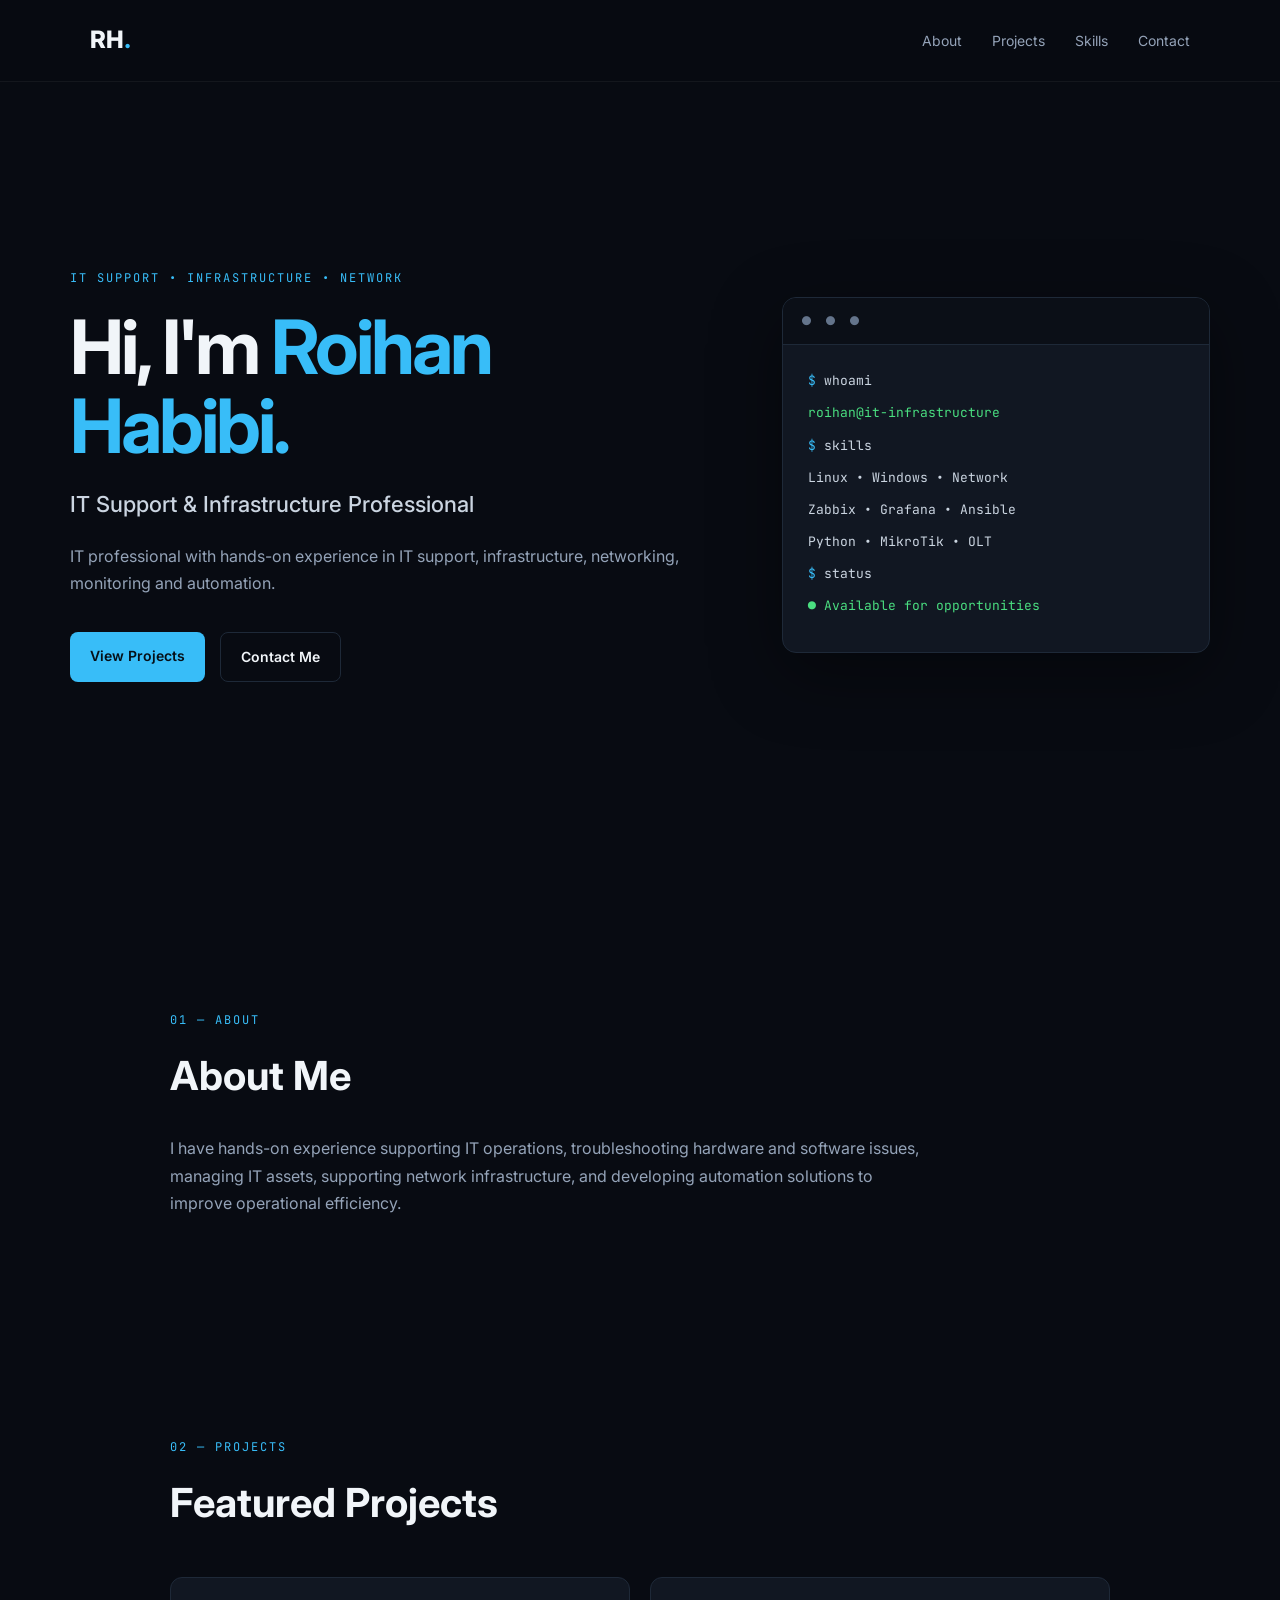
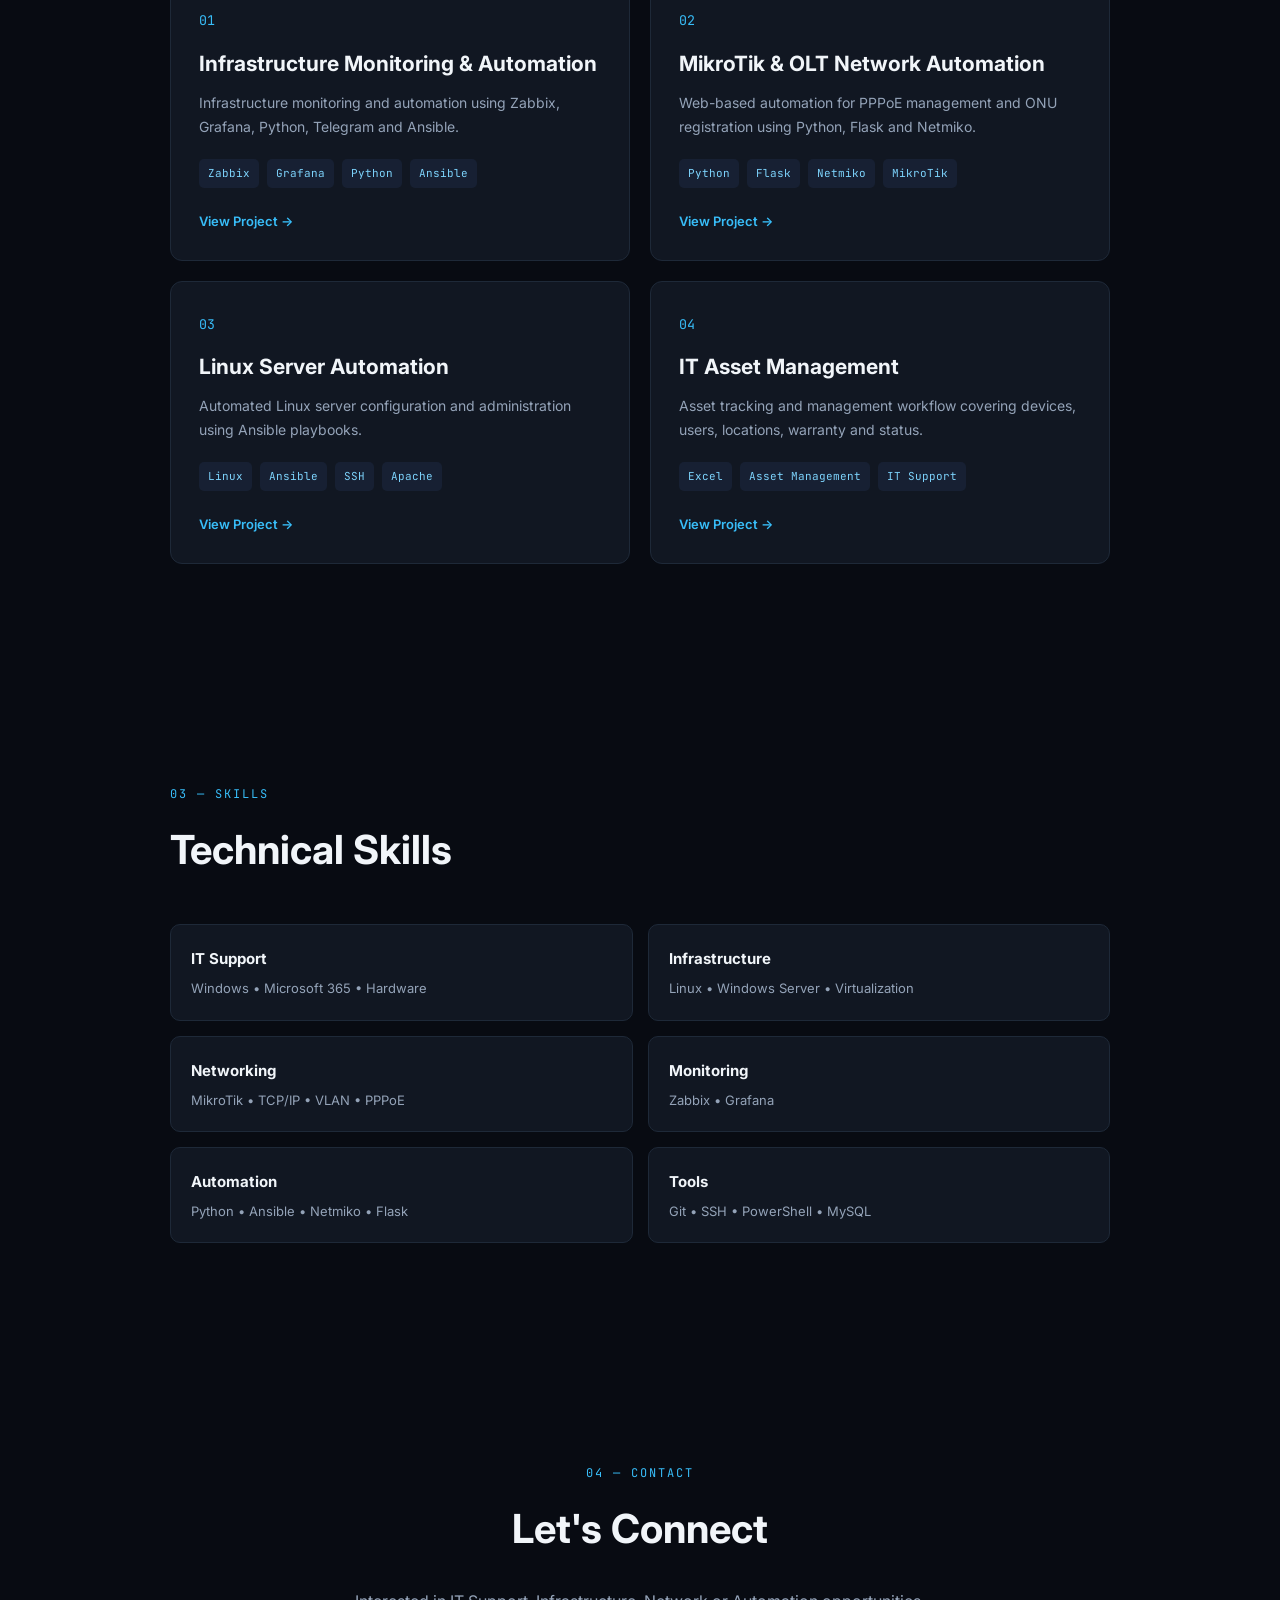
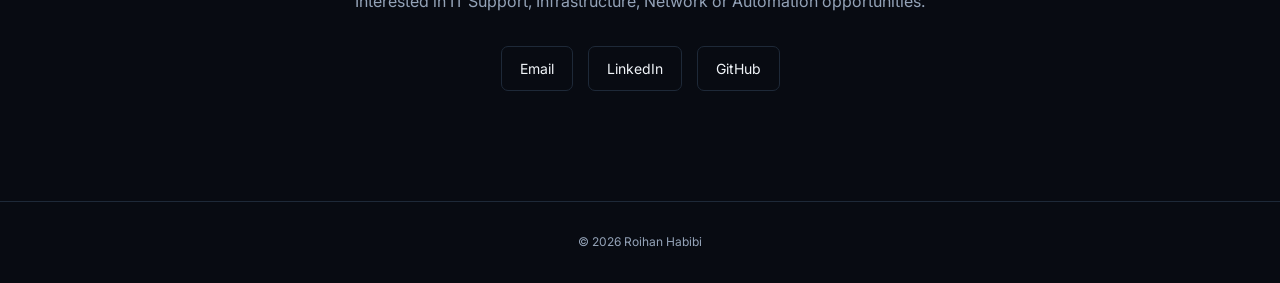
<file: index.html>
<!DOCTYPE html>
<html lang="en">

<head>
    <meta charset="UTF-8">
    <meta name="viewport" content="width=device-width, initial-scale=1.0">

    <title>Roihan Habibi | IT Support & Infrastructure</title>

    <link rel="stylesheet" href="style.css">
</head>

<body>

    <!-- =========================
         NAVIGATION
    ========================== -->

    <nav>

        <div class="logo">
            RH<span>.</span>
        </div>

        <div class="nav-links">

            <a href="#about">About</a>

            <a href="#projects">Projects</a>

            <a href="#skills">Skills</a>

            <a href="#contact">Contact</a>

        </div>

    </nav>


    <!-- =========================
         HERO
    ========================== -->

    <section class="hero">

        <div class="hero-text">

            <p class="tag">
                IT SUPPORT • INFRASTRUCTURE • NETWORK
            </p>

            <h1>
                Hi, I'm <span>Roihan Habibi.</span>
            </h1>

            <h2>
                IT Support & Infrastructure Professional
            </h2>

            <p>
                IT professional with hands-on experience in IT support,
                infrastructure, networking, monitoring and automation.
            </p>

            <div class="buttons">

                <a href="#projects" class="btn primary">
                    View Projects
                </a>

                <a href="#contact" class="btn secondary">
                    Contact Me
                </a>

            </div>

        </div>


        <!-- TERMINAL -->

        <div class="terminal">

            <div class="terminal-top">
                ● ● ●
            </div>

            <div class="terminal-body">

                <p>
                    <span>$</span> whoami
                </p>

                <p class="green">
                    roihan@it-infrastructure
                </p>

                <p>
                    <span>$</span> skills
                </p>

                <p>
                    Linux • Windows • Network
                </p>

                <p>
                    Zabbix • Grafana • Ansible
                </p>

                <p>
                    Python • MikroTik • OLT
                </p>

                <p>
                    <span>$</span> status
                </p>

                <p class="green">
                    ● Available for opportunities
                </p>

            </div>

        </div>

    </section>


    <!-- =========================
         ABOUT
    ========================== -->

    <section id="about">

        <p class="section-label">
            01 — ABOUT
        </p>

        <h2>
            About Me
        </h2>

        <p class="description">

            I have hands-on experience supporting IT operations,
            troubleshooting hardware and software issues, managing
            IT assets, supporting network infrastructure, and
            developing automation solutions to improve operational
            efficiency.

        </p>

    </section>


    <!-- =========================
         PROJECTS
    ========================== -->

    <section id="projects">

        <p class="section-label">
            02 — PROJECTS
        </p>

        <h2>
            Featured Projects
        </h2>


        <div class="projects">


            <!-- PROJECT 01 -->

            <a
                href="projects/infrastructure-monitoring.html"
                class="project"
            >

                <small>
                    01
                </small>

                <h3>
                    Infrastructure Monitoring & Automation
                </h3>

                <p>

                    Infrastructure monitoring and automation using
                    Zabbix, Grafana, Python, Telegram and Ansible.

                </p>


                <div class="tags">

                    <span>
                        Zabbix
                    </span>

                    <span>
                        Grafana
                    </span>

                    <span>
                        Python
                    </span>

                    <span>
                        Ansible
                    </span>

                </div>


                <div class="project-link">
                    View Project →
                </div>

            </a>


            <!-- PROJECT 02 -->

            <a
                href="projects/network-automation.html"
                class="project"
            >

                <small>
                    02
                </small>

                <h3>
                    MikroTik & OLT Network Automation
                </h3>

                <p>

                    Web-based automation for PPPoE management
                    and ONU registration using Python, Flask
                    and Netmiko.

                </p>


                <div class="tags">

                    <span>
                        Python
                    </span>

                    <span>
                        Flask
                    </span>

                    <span>
                        Netmiko
                    </span>

                    <span>
                        MikroTik
                    </span>

                </div>


                <div class="project-link">
                    View Project →
                </div>

            </a>


            <!-- PROJECT 03 -->

            <a
                href="projects/linux-automation.html"
                class="project"
            >

                <small>
                    03
                </small>

                <h3>
                    Linux Server Automation
                </h3>

                <p>

                    Automated Linux server configuration and
                    administration using Ansible playbooks.

                </p>


                <div class="tags">

                    <span>
                        Linux
                    </span>

                    <span>
                        Ansible
                    </span>

                    <span>
                        SSH
                    </span>

                    <span>
                        Apache
                    </span>

                </div>


                <div class="project-link">
                    View Project →
                </div>

            </a>


            <!-- PROJECT 04 -->

            <a
                href="projects/it-asset-management.html"
                class="project"
            >

                <small>
                    04
                </small>

                <h3>
                    IT Asset Management
                </h3>

                <p>

                    Asset tracking and management workflow
                    covering devices, users, locations,
                    warranty and status.

                </p>


                <div class="tags">

                    <span>
                        Excel
                    </span>

                    <span>
                        Asset Management
                    </span>

                    <span>
                        IT Support
                    </span>

                </div>


                <div class="project-link">
                    View Project →
                </div>

            </a>


        </div>

    </section>


    <!-- =========================
         SKILLS
    ========================== -->

    <section id="skills">

        <p class="section-label">
            03 — SKILLS
        </p>

        <h2>
            Technical Skills
        </h2>


        <div class="skills">


            <div>

                <strong>
                    IT Support
                </strong>

                <p>
                    Windows • Microsoft 365 • Hardware
                </p>

            </div>


            <div>

                <strong>
                    Infrastructure
                </strong>

                <p>
                    Linux • Windows Server • Virtualization
                </p>

            </div>


            <div>

                <strong>
                    Networking
                </strong>

                <p>
                    MikroTik • TCP/IP • VLAN • PPPoE
                </p>

            </div>


            <div>

                <strong>
                    Monitoring
                </strong>

                <p>
                    Zabbix • Grafana
                </p>

            </div>


            <div>

                <strong>
                    Automation
                </strong>

                <p>
                    Python • Ansible • Netmiko • Flask
                </p>

            </div>


            <div>

                <strong>
                    Tools
                </strong>

                <p>
                    Git • SSH • PowerShell • MySQL
                </p>

            </div>


        </div>

    </section>


    <!-- =========================
         CONTACT
    ========================== -->

    <section id="contact">

        <p class="section-label">
            04 — CONTACT
        </p>

        <h2>
            Let's Connect
        </h2>

        <p>

            Interested in IT Support, Infrastructure,
            Network or Automation opportunities.

        </p>


        <div class="contact">

            <a href="mailto:YOUR_EMAIL@gmail.com">
                Email
            </a>

            <a
                href="https://www.linkedin.com/"
                target="_blank"
                rel="noopener noreferrer"
            >
                LinkedIn
            </a>

            <a
                href="https://github.com/RoihanHabibi"
                target="_blank"
                rel="noopener noreferrer"
            >
                GitHub
            </a>

        </div>

    </section>


    <!-- =========================
         FOOTER
    ========================== -->

    <footer>

        © 2026 Roihan Habibi

    </footer>


</body>

</html>
</file>
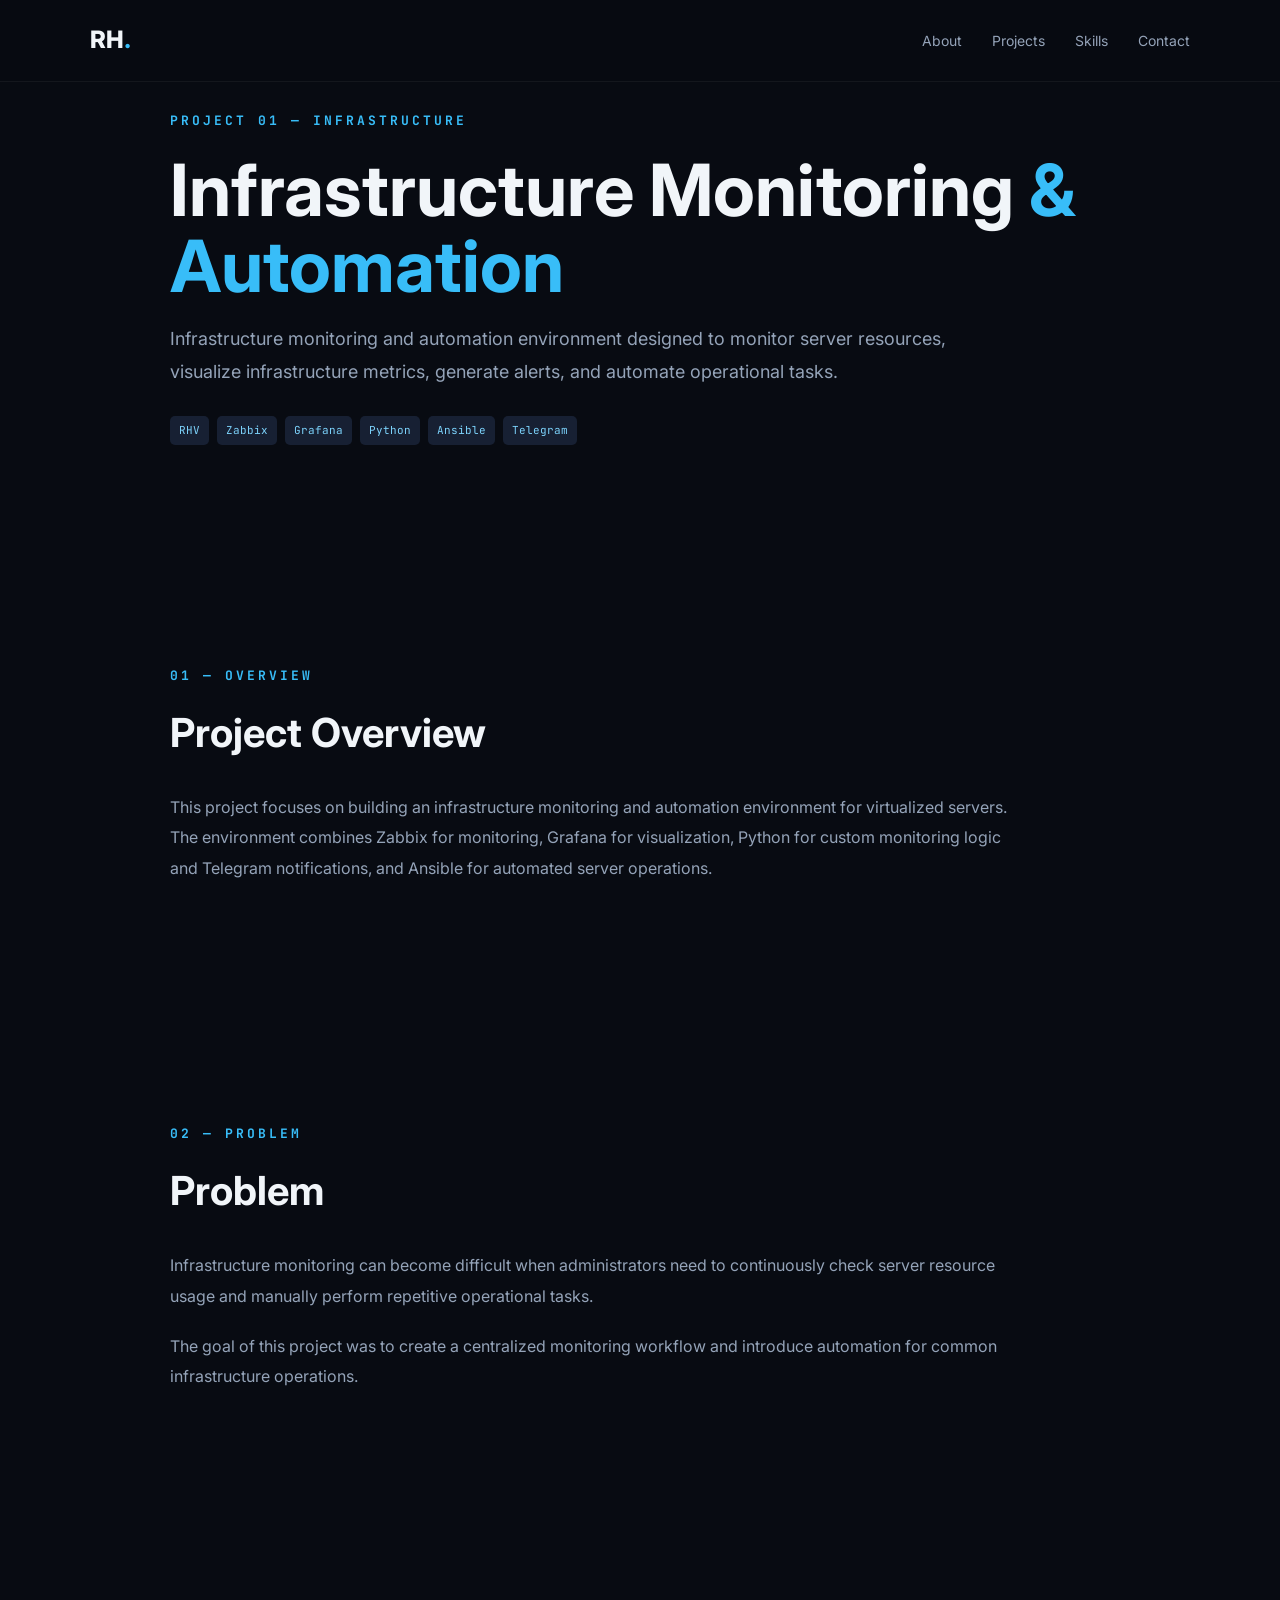
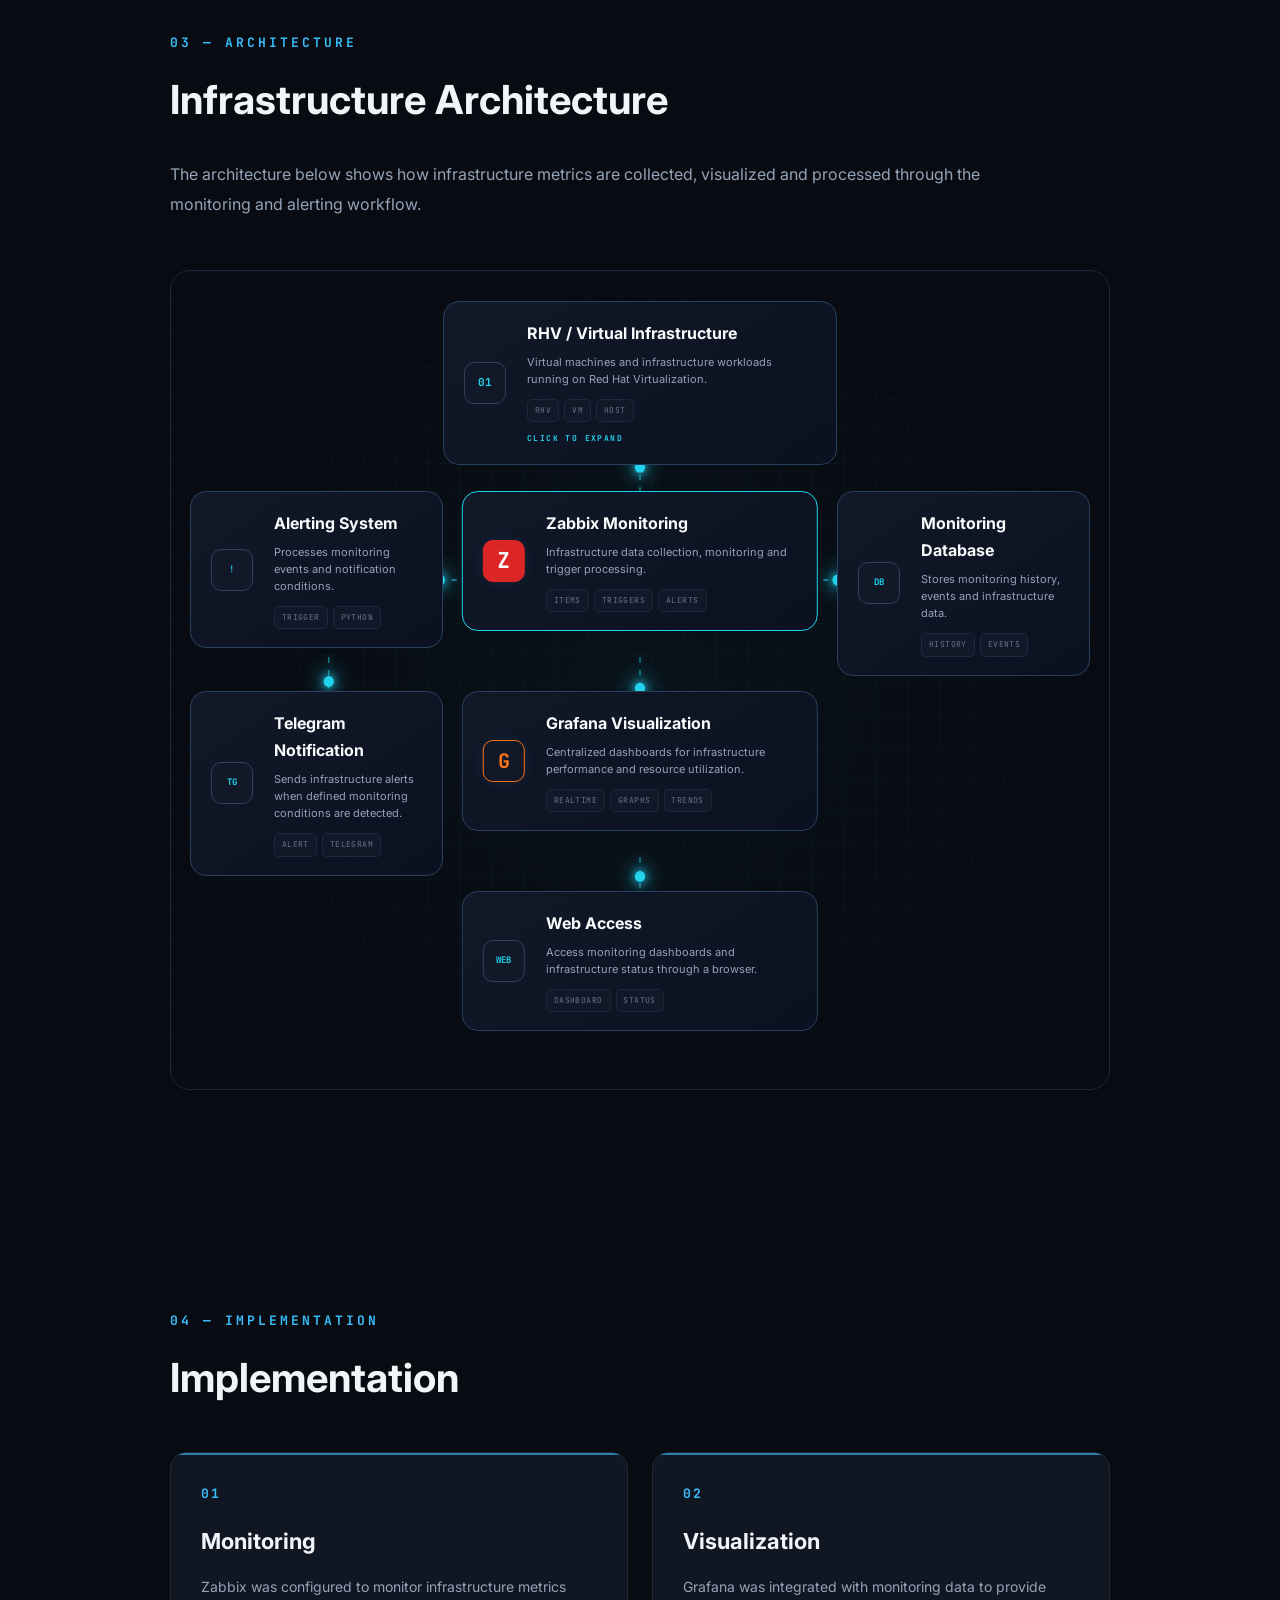
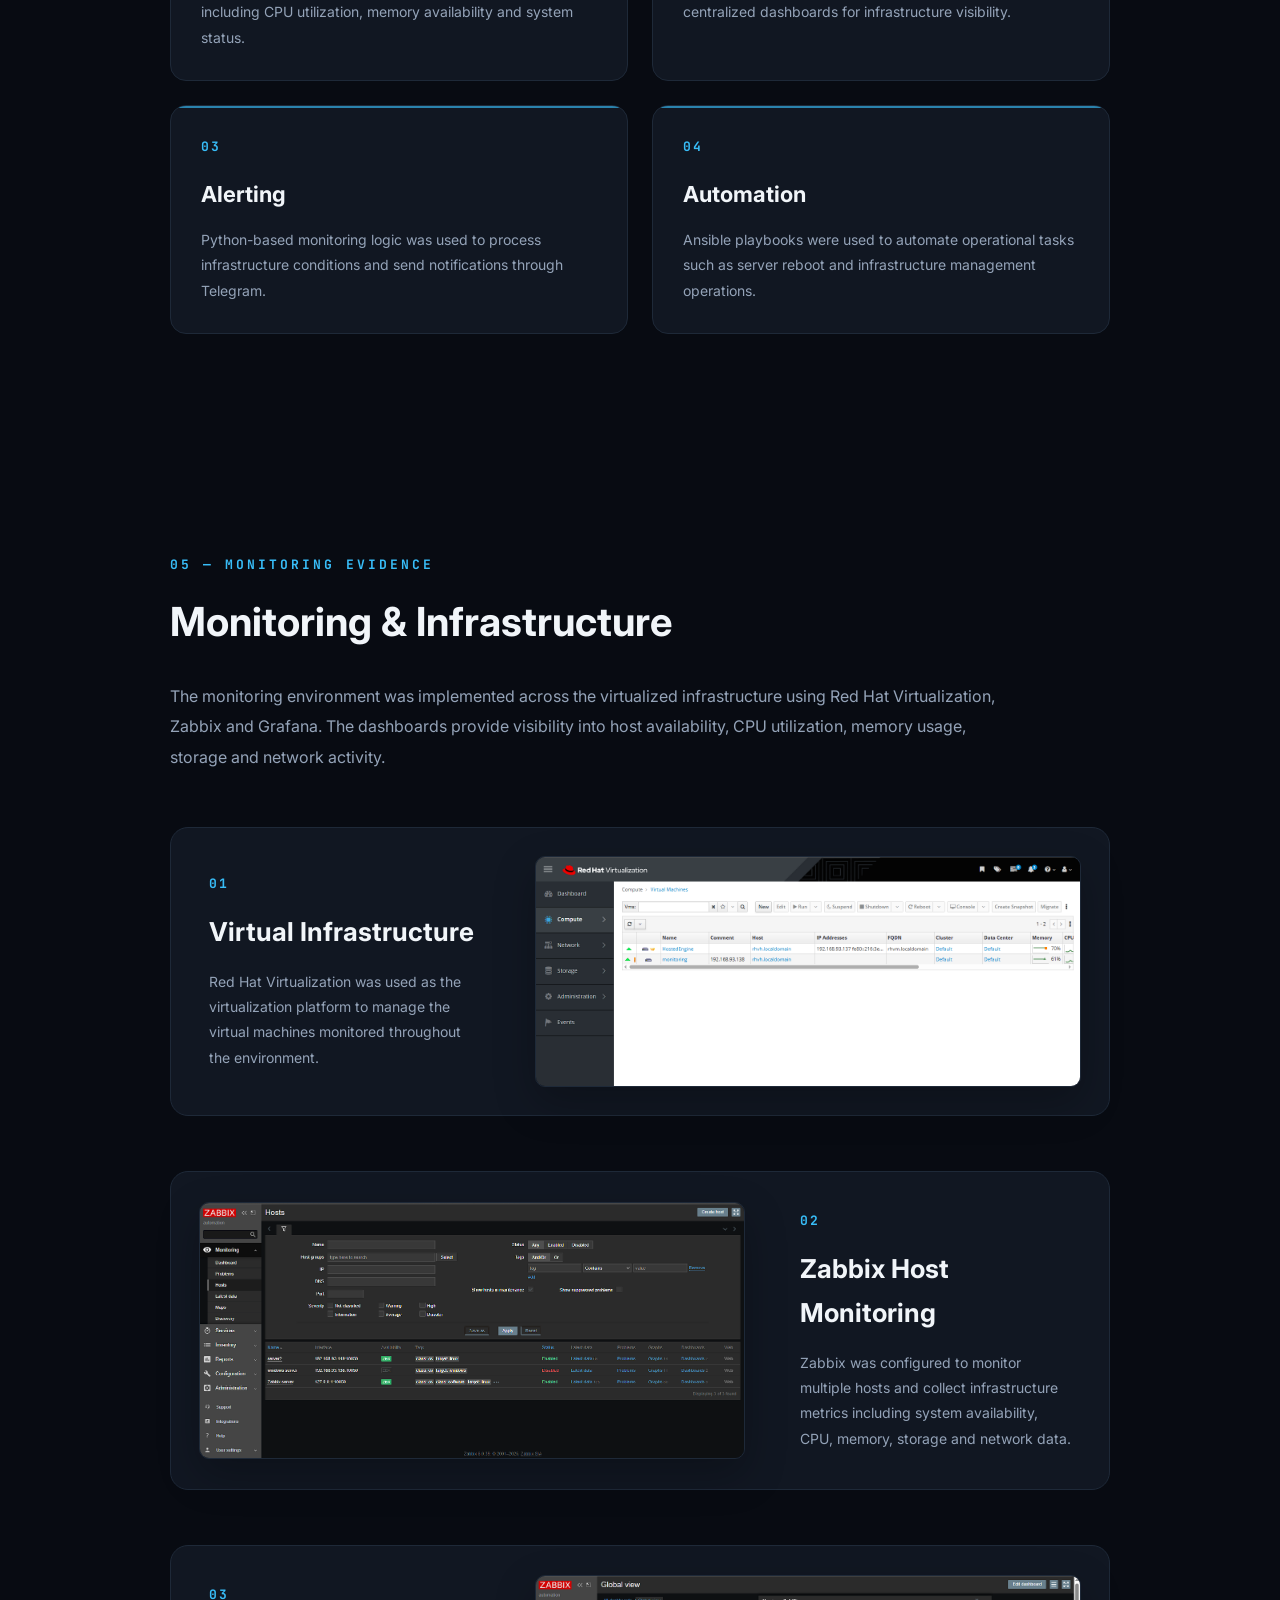
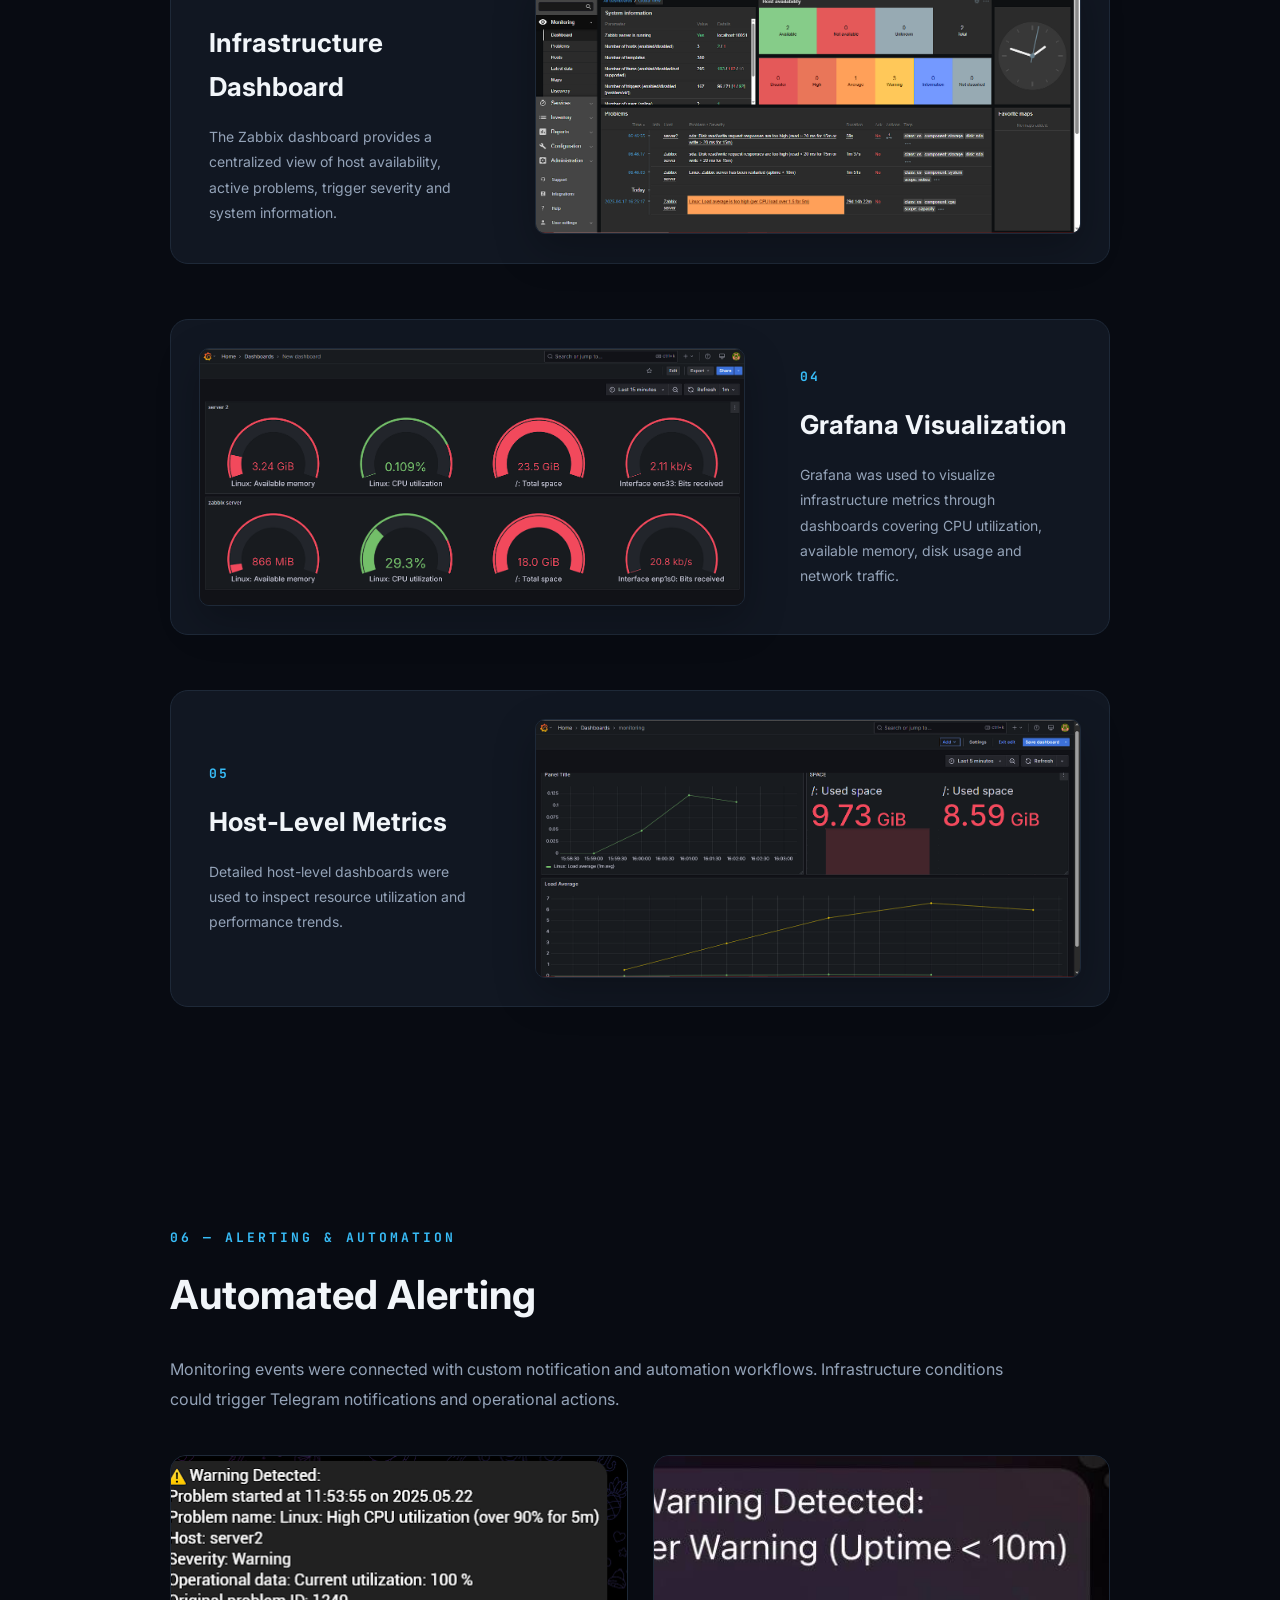
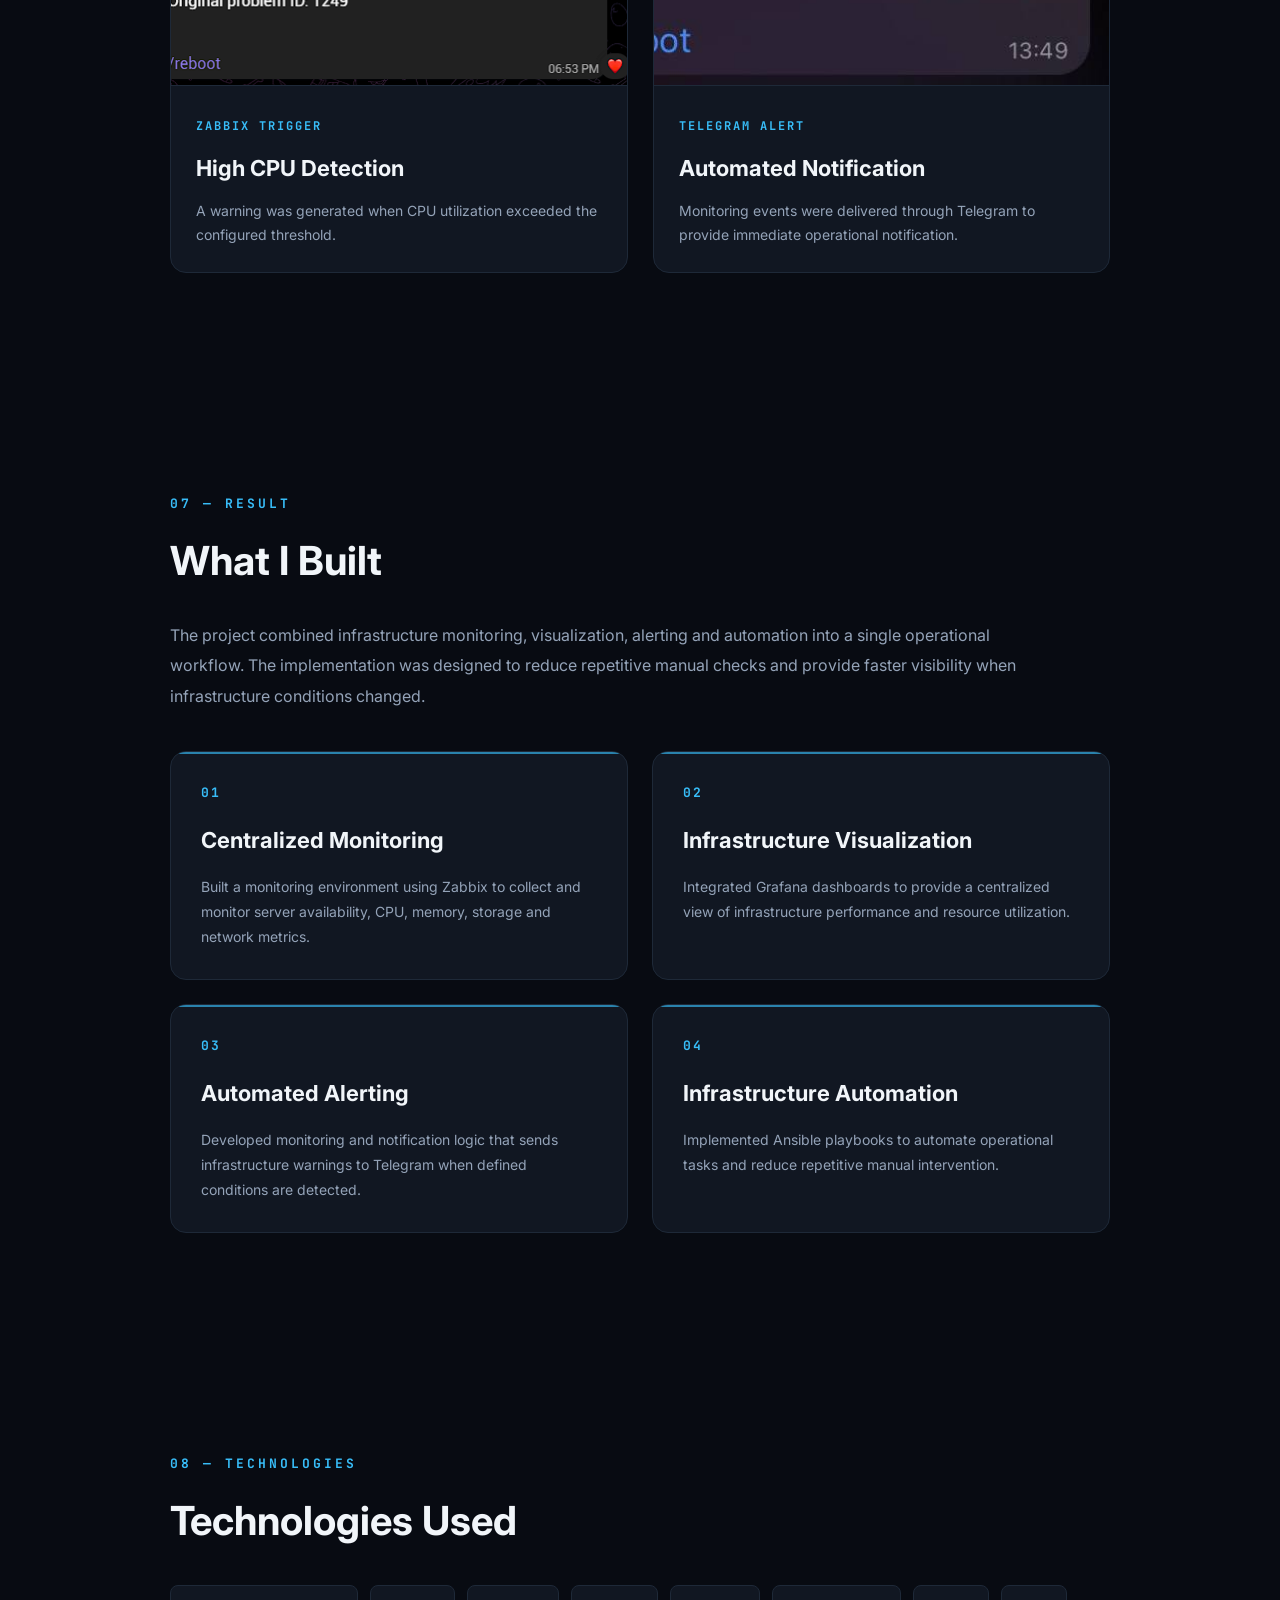
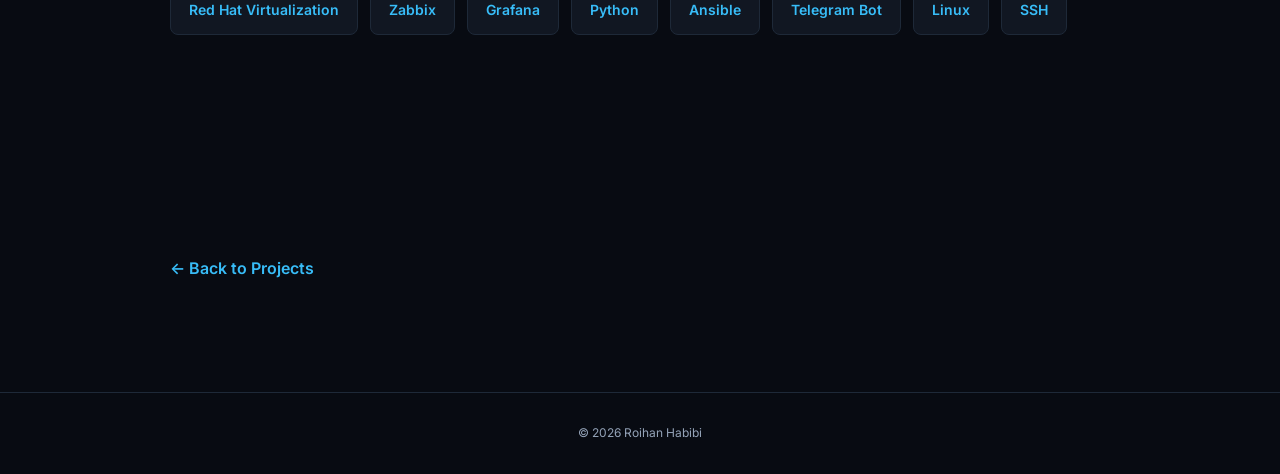
<file: projects/infrastructure-monitoring.html>
<!DOCTYPE html>
<html lang="en">

<head>

    <meta charset="UTF-8">

    <meta
        name="viewport"
        content="width=device-width, initial-scale=1.0"
    >

    <title>
        Infrastructure Monitoring & Automation | Roihan Habibi
    </title>

    <link
        rel="stylesheet"
        href="../style.css"
    >

</head>


<body>


    <!-- =========================
         NAVIGATION
    ========================== -->

    <nav>

        <div class="logo">
            RH<span>.</span>
        </div>

        <div class="nav-links">

            <a href="../index.html#about">
                About
            </a>

            <a href="../index.html#projects">
                Projects
            </a>

            <a href="../index.html#skills">
                Skills
            </a>

            <a href="../index.html#contact">
                Contact
            </a>

        </div>

    </nav>



    <!-- =========================
         PROJECT HEADER
    ========================== -->

    <section class="project-detail">

        <p class="section-label">
            PROJECT 01 — INFRASTRUCTURE
        </p>

        <h1>
            Infrastructure Monitoring
            <span>&amp; Automation</span>
        </h1>

        <p class="project-intro">

            Infrastructure monitoring and automation environment
            designed to monitor server resources, visualize
            infrastructure metrics, generate alerts, and automate
            operational tasks.

        </p>


        <div class="tags">

            <span>RHV</span>
            <span>Zabbix</span>
            <span>Grafana</span>
            <span>Python</span>
            <span>Ansible</span>
            <span>Telegram</span>

        </div>

    </section>



    <!-- =========================
         01 — OVERVIEW
    ========================== -->

    <section class="project-section">

        <p class="section-label">
            01 — OVERVIEW
        </p>

        <h2>
            Project Overview
        </h2>

        <p>

            This project focuses on building an infrastructure
            monitoring and automation environment for virtualized
            servers.

            The environment combines Zabbix for monitoring,
            Grafana for visualization, Python for custom monitoring
            logic and Telegram notifications, and Ansible for
            automated server operations.

        </p>

    </section>



    <!-- =========================
         02 — PROBLEM
    ========================== -->

    <section class="project-section">

        <p class="section-label">
            02 — PROBLEM
        </p>

        <h2>
            Problem
        </h2>

        <p>

            Infrastructure monitoring can become difficult when
            administrators need to continuously check server
            resource usage and manually perform repetitive
            operational tasks.

        </p>

        <p>

            The goal of this project was to create a centralized
            monitoring workflow and introduce automation for
            common infrastructure operations.

        </p>

    </section>



<!-- =========================
     03 — ARCHITECTURE
========================== -->

<section class="project-section">

    <p class="section-label">
        03 — ARCHITECTURE
    </p>

    <h2>
        Infrastructure Architecture
    </h2>

    <p class="architecture-intro">
        The architecture below shows how infrastructure metrics
        are collected, visualized and processed through the
        monitoring and alerting workflow.
    </p>


    <div class="infra-topology">


        <!-- =========================
            SVG CONNECTION LAYER
        ========================== -->

        <svg
            class="infra-connections"
            viewBox="0 0 1100 900"
            preserveAspectRatio="none"
        >

            <!-- =========================
                RHV → ZABBIX
            ========================== -->

            <path
                class="infra-line"
                d="M550 210 L550 255"
            />


            <!-- =========================
                ZABBIX → ALERTING
            ========================== -->

            <path
                class="infra-line"
                d="M335 340 L315 340"
            />


            <!-- =========================
                ZABBIX → DATABASE
            ========================== -->

            <path
                class="infra-line"
                d="M765 340 L785 340"
            />


            <!-- =========================
                ZABBIX → GRAFANA
            ========================== -->

            <path
                class="infra-line"
                d="M550 425 L550 475"
            />


            <!-- =========================
                ALERTING → TELEGRAM
            ========================== -->

            <path
                class="infra-line"
                d="M185 425 L185 475"
            />


            <!-- =========================
                GRAFANA → WEB
            ========================== -->

            <path
                class="infra-line"
                d="M550 645 L550 700"
            />


            <!-- =========================
                MOVING PACKETS
            ========================== -->


            <!-- RHV → ZABBIX -->

            <circle class="infra-packet">

                <animateMotion
                    dur="2s"
                    repeatCount="indefinite"
                    path="M550 210 L550 255"
                />

            </circle>


            <!-- ZABBIX → ALERTING -->

            <circle class="infra-packet">

                <animateMotion
                    dur="2s"
                    begin="0.3s"
                    repeatCount="indefinite"
                    path="M335 340 L315 340"
                />

            </circle>


            <!-- ZABBIX → DATABASE -->

            <circle class="infra-packet">

                <animateMotion
                    dur="2s"
                    begin="0.6s"
                    repeatCount="indefinite"
                    path="M765 340 L785 340"
                />

            </circle>


            <!-- ZABBIX → GRAFANA -->

            <circle class="infra-packet">

                <animateMotion
                    dur="2s"
                    begin="0.9s"
                    repeatCount="indefinite"
                    path="M550 425 L550 475"
                />

            </circle>


            <!-- ALERTING → TELEGRAM -->

            <circle class="infra-packet">

                <animateMotion
                    dur="2s"
                    begin="1.2s"
                    repeatCount="indefinite"
                    path="M185 425 L185 475"
                />

            </circle>


            <!-- GRAFANA → WEB -->

            <circle class="infra-packet">

                <animateMotion
                    dur="2s"
                    begin="1.5s"
                    repeatCount="indefinite"
                    path="M550 645 L550 700"
                />

            </circle>

        </svg>


        <!-- RHV -->
        <div class="infra-node infra-rhv rhv-clickable"
            onclick="toggleRHV()">

            <div class="infra-node-number">
                01
            </div>

            <div>

                <h3>
                    RHV / Virtual Infrastructure
                </h3>

                <p>
                    Virtual machines and infrastructure workloads
                    running on Red Hat Virtualization.
                </p>

                <div class="infra-tags">
                    <span>RHV</span>
                    <span>VM</span>
                    <span>HOST</span>
                </div>

                <div class="rhv-click-hint">
                    CLICK TO EXPAND
                </div>

            </div>

        </div>


        <!-- RHV DETAIL PANEL -->
        <div class="rhv-detail-panel">

            <div class="rhv-detail-header">

                <span>
                    RHV COMPONENTS
                </span>

                <button
                    type="button"
                    onclick="toggleRHV()">
                    ×
                </button>

            </div>


            <div class="rhv-detail-grid">

                <div class="rhv-detail-item">

                    <span>01</span>

                    <div>
                        <strong>
                            RHV Host
                        </strong>

                        <p>
                            Physical virtualization host.
                        </p>
                    </div>

                </div>


                <div class="rhv-detail-item">

                    <span>02</span>

                    <div>
                        <strong>
                            Virtual Machines
                        </strong>

                        <p>
                            Virtual workloads running on RHV.
                        </p>
                    </div>

                </div>


                <div class="rhv-detail-item">

                    <span>03</span>

                    <div>
                        <strong>
                            RHV Manager
                        </strong>

                        <p>
                            Central management for the RHV environment.
                        </p>
                    </div>

                </div>

            </div>

        </div>

        <!-- =========================
             ZABBIX
        ========================== -->

        <div class="infra-node infra-zabbix">

            <div class="infra-node-icon">
                Z
            </div>

            <div>

                <h3>
                    Zabbix Monitoring
                </h3>

                <p>
                    Infrastructure data collection,
                    monitoring and trigger processing.
                </p>

                <div class="infra-tags">

                    <span>
                        ITEMS
                    </span>

                    <span>
                        TRIGGERS
                    </span>

                    <span>
                        ALERTS
                    </span>

                </div>

            </div>

        </div>


        <!-- =========================
             ALERTING
        ========================== -->

        <div class="infra-node infra-alert">

            <div class="infra-side-icon">
                !
            </div>

            <div>

                <h3>
                    Alerting System
                </h3>

                <p>
                    Processes monitoring events and
                    notification conditions.
                </p>

                <div class="infra-tags">

                    <span>
                        TRIGGER
                    </span>

                    <span>
                        PYTHON
                    </span>

                </div>

            </div>

        </div>


        <!-- =========================
             DATABASE
        ========================== -->

        <div class="infra-node infra-database">

            <div class="infra-side-icon">
                DB
            </div>

            <div>

                <h3>
                    Monitoring Database
                </h3>

                <p>
                    Stores monitoring history,
                    events and infrastructure data.
                </p>

                <div class="infra-tags">

                    <span>
                        HISTORY
                    </span>

                    <span>
                        EVENTS
                    </span>

                </div>

            </div>

        </div>


        <!-- =========================
             GRAFANA
        ========================== -->

        <div class="infra-node infra-grafana">

            <div class="infra-node-icon grafana-icon">
                G
            </div>

            <div>

                <h3>
                    Grafana Visualization
                </h3>

                <p>
                    Centralized dashboards for infrastructure
                    performance and resource utilization.
                </p>

                <div class="infra-tags">

                    <span>
                        REALTIME
                    </span>

                    <span>
                        GRAPHS
                    </span>

                    <span>
                        TRENDS
                    </span>

                </div>

            </div>

        </div>


        <!-- =========================
             TELEGRAM
        ========================== -->

        <div class="infra-node infra-telegram">

            <div class="infra-side-icon">
                TG
            </div>

            <div>

                <h3>
                    Telegram Notification
                </h3>

                <p>
                    Sends infrastructure alerts when
                    defined monitoring conditions are detected.
                </p>

                <div class="infra-tags">

                    <span>
                        ALERT
                    </span>

                    <span>
                        TELEGRAM
                    </span>

                </div>

            </div>

        </div>


        <!-- =========================
             WEB ACCESS
        ========================== -->

        <div class="infra-node infra-web">

            <div class="infra-side-icon">
                WEB
            </div>

            <div>

                <h3>
                    Web Access
                </h3>

                <p>
                    Access monitoring dashboards and
                    infrastructure status through a browser.
                </p>

                <div class="infra-tags">

                    <span>
                        DASHBOARD
                    </span>

                    <span>
                        STATUS
                    </span>

                </div>

            </div>

        </div>


    </div>

</section>



    <!-- =========================
         04 — IMPLEMENTATION
    ========================== -->

    <section class="project-section">

        <p class="section-label">
            04 — IMPLEMENTATION
        </p>

        <h2>
            Implementation
        </h2>


        <div class="implementation-grid">


            <div class="implementation-card">

                <span>
                    01
                </span>

                <h3>
                    Monitoring
                </h3>

                <p>

                    Zabbix was configured to monitor infrastructure
                    metrics including CPU utilization, memory
                    availability and system status.

                </p>

            </div>


            <div class="implementation-card">

                <span>
                    02
                </span>

                <h3>
                    Visualization
                </h3>

                <p>

                    Grafana was integrated with monitoring data to
                    provide centralized dashboards for infrastructure
                    visibility.

                </p>

            </div>


            <div class="implementation-card">

                <span>
                    03
                </span>

                <h3>
                    Alerting
                </h3>

                <p>

                    Python-based monitoring logic was used to process
                    infrastructure conditions and send notifications
                    through Telegram.

                </p>

            </div>


            <div class="implementation-card">

                <span>
                    04
                </span>

                <h3>
                    Automation
                </h3>

                <p>

                    Ansible playbooks were used to automate operational
                    tasks such as server reboot and infrastructure
                    management operations.

                </p>

            </div>


        </div>

    </section>



    <!-- =========================
         05 — MONITORING EVIDENCE
    ========================== -->

    <section class="project-section">

        <p class="section-label">
            05 — MONITORING EVIDENCE
        </p>

        <h2>
            Monitoring &amp; Infrastructure
        </h2>

        <p>

            The monitoring environment was implemented across the
            virtualized infrastructure using Red Hat Virtualization,
            Zabbix and Grafana. The dashboards provide visibility into
            host availability, CPU utilization, memory usage, storage
            and network activity.

        </p>



        <!-- RHV -->

        <div class="evidence-block">

            <div class="evidence-text">

                <span class="evidence-number">
                    01
                </span>

                <h3>
                    Virtual Infrastructure
                </h3>

                <p>

                    Red Hat Virtualization was used as the virtualization
                    platform to manage the virtual machines monitored
                    throughout the environment.

                </p>

            </div>


            <img
                src="../images/rhv-vm.png"
                alt="Red Hat Virtualization virtual machines"
            >

        </div>



        <!-- ZABBIX HOSTS -->

        <div class="evidence-block reverse">

            <div class="evidence-text">

                <span class="evidence-number">
                    02
                </span>

                <h3>
                    Zabbix Host Monitoring
                </h3>

                <p>

                    Zabbix was configured to monitor multiple hosts and
                    collect infrastructure metrics including system
                    availability, CPU, memory, storage and network data.

                </p>

            </div>


            <img
                src="../images/zabbix-hosts.png"
                alt="Zabbix hosts monitoring"
            >

        </div>



        <!-- ZABBIX DASHBOARD -->

        <div class="evidence-block">

            <div class="evidence-text">

                <span class="evidence-number">
                    03
                </span>

                <h3>
                    Infrastructure Dashboard
                </h3>

                <p>

                    The Zabbix dashboard provides a centralized view of
                    host availability, active problems, trigger severity
                    and system information.

                </p>

            </div>


            <img
                src="../images/zabbix-dashboard.png"
                alt="Zabbix infrastructure dashboard"
            >

        </div>



        <!-- GRAFANA -->

        <div class="evidence-block reverse">

            <div class="evidence-text">

                <span class="evidence-number">
                    04
                </span>

                <h3>
                    Grafana Visualization
                </h3>

                <p>

                    Grafana was used to visualize infrastructure metrics
                    through dashboards covering CPU utilization, available
                    memory, disk usage and network traffic.

                </p>

            </div>


            <img
                src="../images/grafana-dashboard.png"
                alt="Grafana infrastructure monitoring dashboard"
            >

        </div>



        <!-- GRAFANA HOST -->

        <div class="evidence-block">

            <div class="evidence-text">

                <span class="evidence-number">
                    05
                </span>

                <h3>
                    Host-Level Metrics
                </h3>

                <p>

                    Detailed host-level dashboards were used to inspect
                    resource utilization and performance trends.

                </p>

            </div>


            <img
                src="../images/grafana-host.png"
                alt="Grafana host monitoring dashboard"
            >

        </div>

    </section>



    <!-- =========================
         06 — ALERTING
    ========================== -->

    <section class="project-section">

        <p class="section-label">
            06 — ALERTING &amp; AUTOMATION
        </p>

        <h2>
            Automated Alerting
        </h2>

        <p>

            Monitoring events were connected with custom notification
            and automation workflows. Infrastructure conditions could
            trigger Telegram notifications and operational actions.

        </p>


        <div class="alert-grid">


            <div class="alert-card">

                <img
                    src="../images/high-cpu-warning.png"
                    alt="High CPU utilization warning"
                >

                <div class="alert-content">

                    <span>
                        ZABBIX TRIGGER
                    </span>

                    <h3>
                        High CPU Detection
                    </h3>

                    <p>

                        A warning was generated when CPU utilization
                        exceeded the configured threshold.

                    </p>

                </div>

            </div>



            <div class="alert-card">

                <img
                    src="../images/telegram-notification.jpg"
                    alt="Telegram infrastructure notification"
                >

                <div class="alert-content">

                    <span>
                        TELEGRAM ALERT
                    </span>

                    <h3>
                        Automated Notification
                    </h3>

                    <p>

                        Monitoring events were delivered through Telegram
                        to provide immediate operational notification.

                    </p>

                </div>

            </div>


        </div>

    </section>



    <!-- =========================
         07 — RESULT
    ========================== -->

    <section class="project-section">

        <p class="section-label">
            07 — RESULT
        </p>

        <h2>
            What I Built
        </h2>

        <p>

            The project combined infrastructure monitoring,
            visualization, alerting and automation into a single
            operational workflow. The implementation was designed
            to reduce repetitive manual checks and provide faster
            visibility when infrastructure conditions changed.

        </p>


        <div class="implementation-grid">


            <div class="implementation-card">

                <span>
                    01
                </span>

                <h3>
                    Centralized Monitoring
                </h3>

                <p>

                    Built a monitoring environment using Zabbix
                    to collect and monitor server availability,
                    CPU, memory, storage and network metrics.

                </p>

            </div>



            <div class="implementation-card">

                <span>
                    02
                </span>

                <h3>
                    Infrastructure Visualization
                </h3>

                <p>

                    Integrated Grafana dashboards to provide a
                    centralized view of infrastructure performance
                    and resource utilization.

                </p>

            </div>



            <div class="implementation-card">

                <span>
                    03
                </span>

                <h3>
                    Automated Alerting
                </h3>

                <p>

                    Developed monitoring and notification logic
                    that sends infrastructure warnings to Telegram
                    when defined conditions are detected.

                </p>

            </div>



            <div class="implementation-card">

                <span>
                    04
                </span>

                <h3>
                    Infrastructure Automation
                </h3>

                <p>

                    Implemented Ansible playbooks to automate
                    operational tasks and reduce repetitive
                    manual intervention.

                </p>

            </div>


        </div>

    </section>



    <!-- =========================
         08 — TECHNOLOGIES
    ========================== -->

    <section class="project-section">

        <p class="section-label">
            08 — TECHNOLOGIES
        </p>

        <h2>
            Technologies Used
        </h2>


        <div class="tech-grid">

            <span>
                Red Hat Virtualization
            </span>

            <span>
                Zabbix
            </span>

            <span>
                Grafana
            </span>

            <span>
                Python
            </span>

            <span>
                Ansible
            </span>

            <span>
                Telegram Bot
            </span>

            <span>
                Linux
            </span>

            <span>
                SSH
            </span>

        </div>

    </section>



    <!-- =========================
         BACK
    ========================== -->

    <section class="project-back">

        <a href="../index.html#projects">
            ← Back to Projects
        </a>

    </section>



    <footer>

        © 2026 Roihan Habibi

    </footer>

<script>

function toggleRHV() {

    const topology =
        document.querySelector(".infra-topology");

    if (!topology) return;

    topology.classList.toggle("rhv-open");

}

</script>

</body>

</html>
</file>
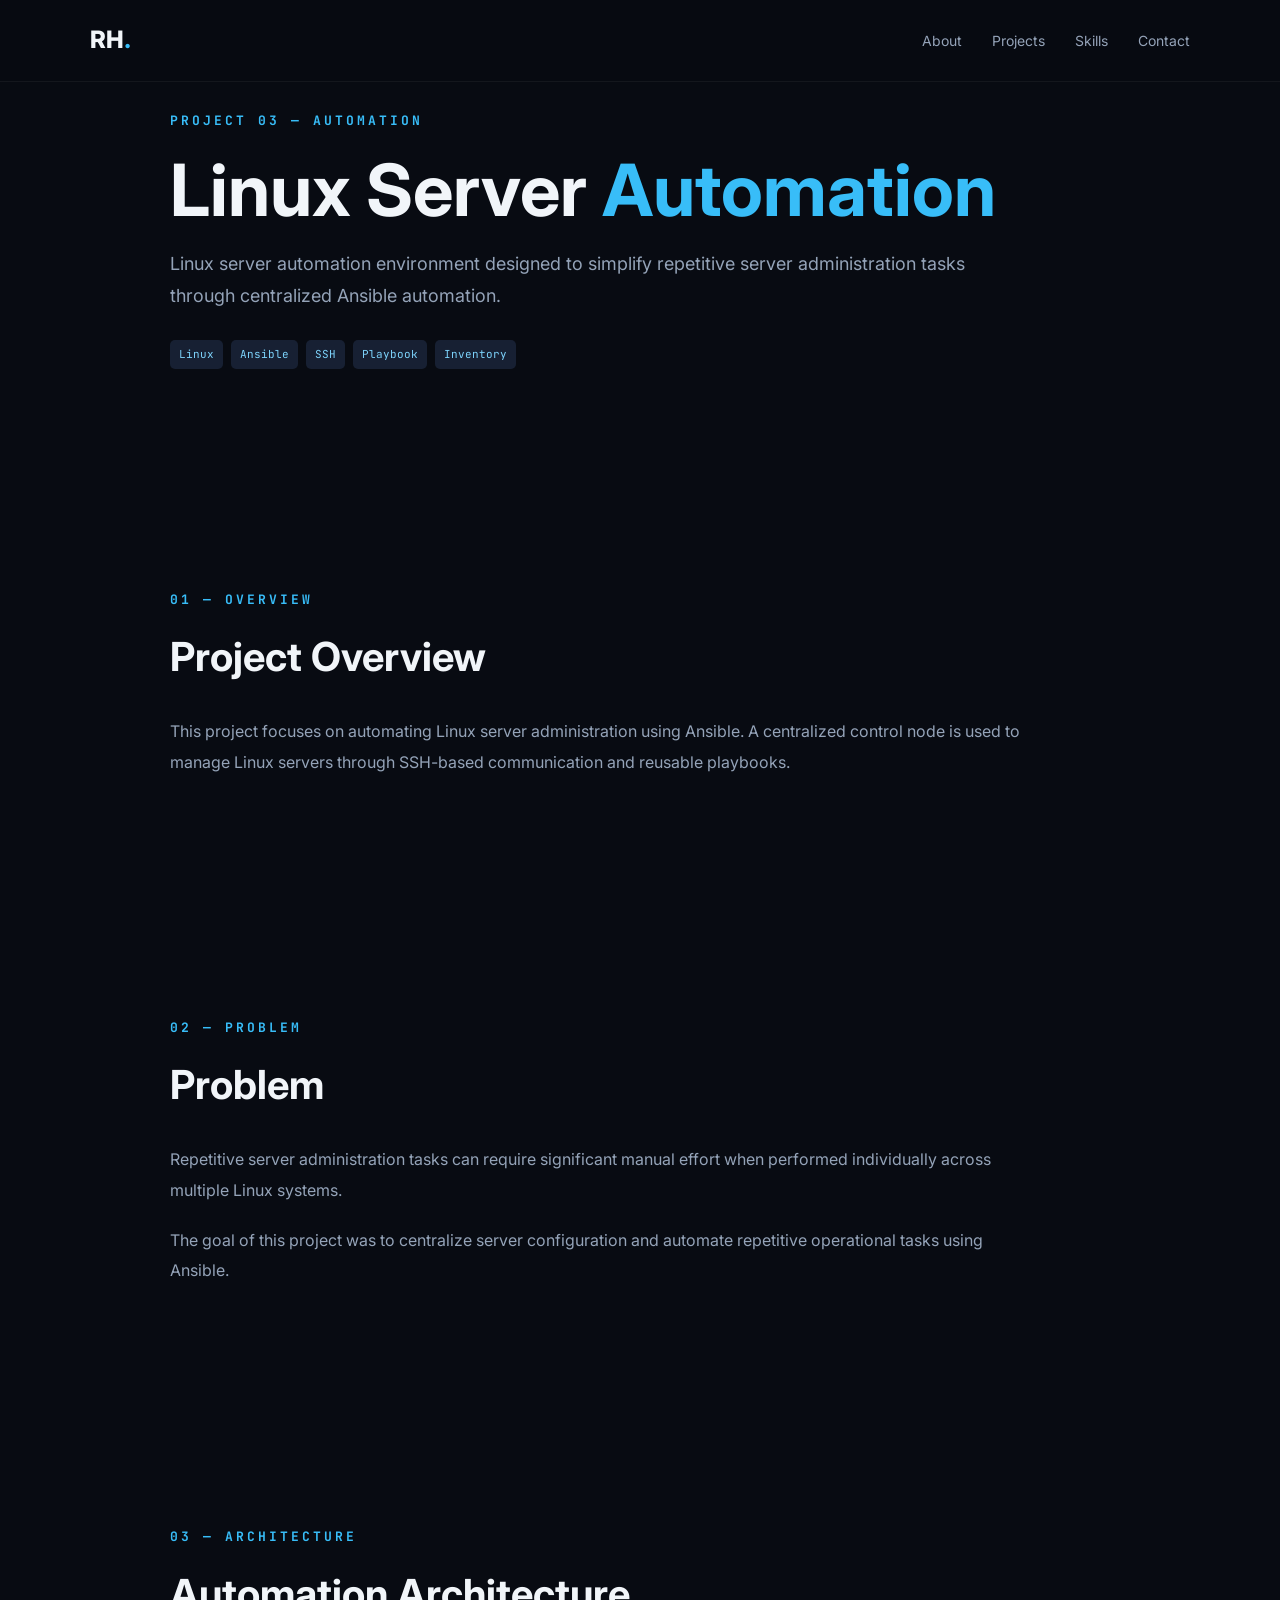
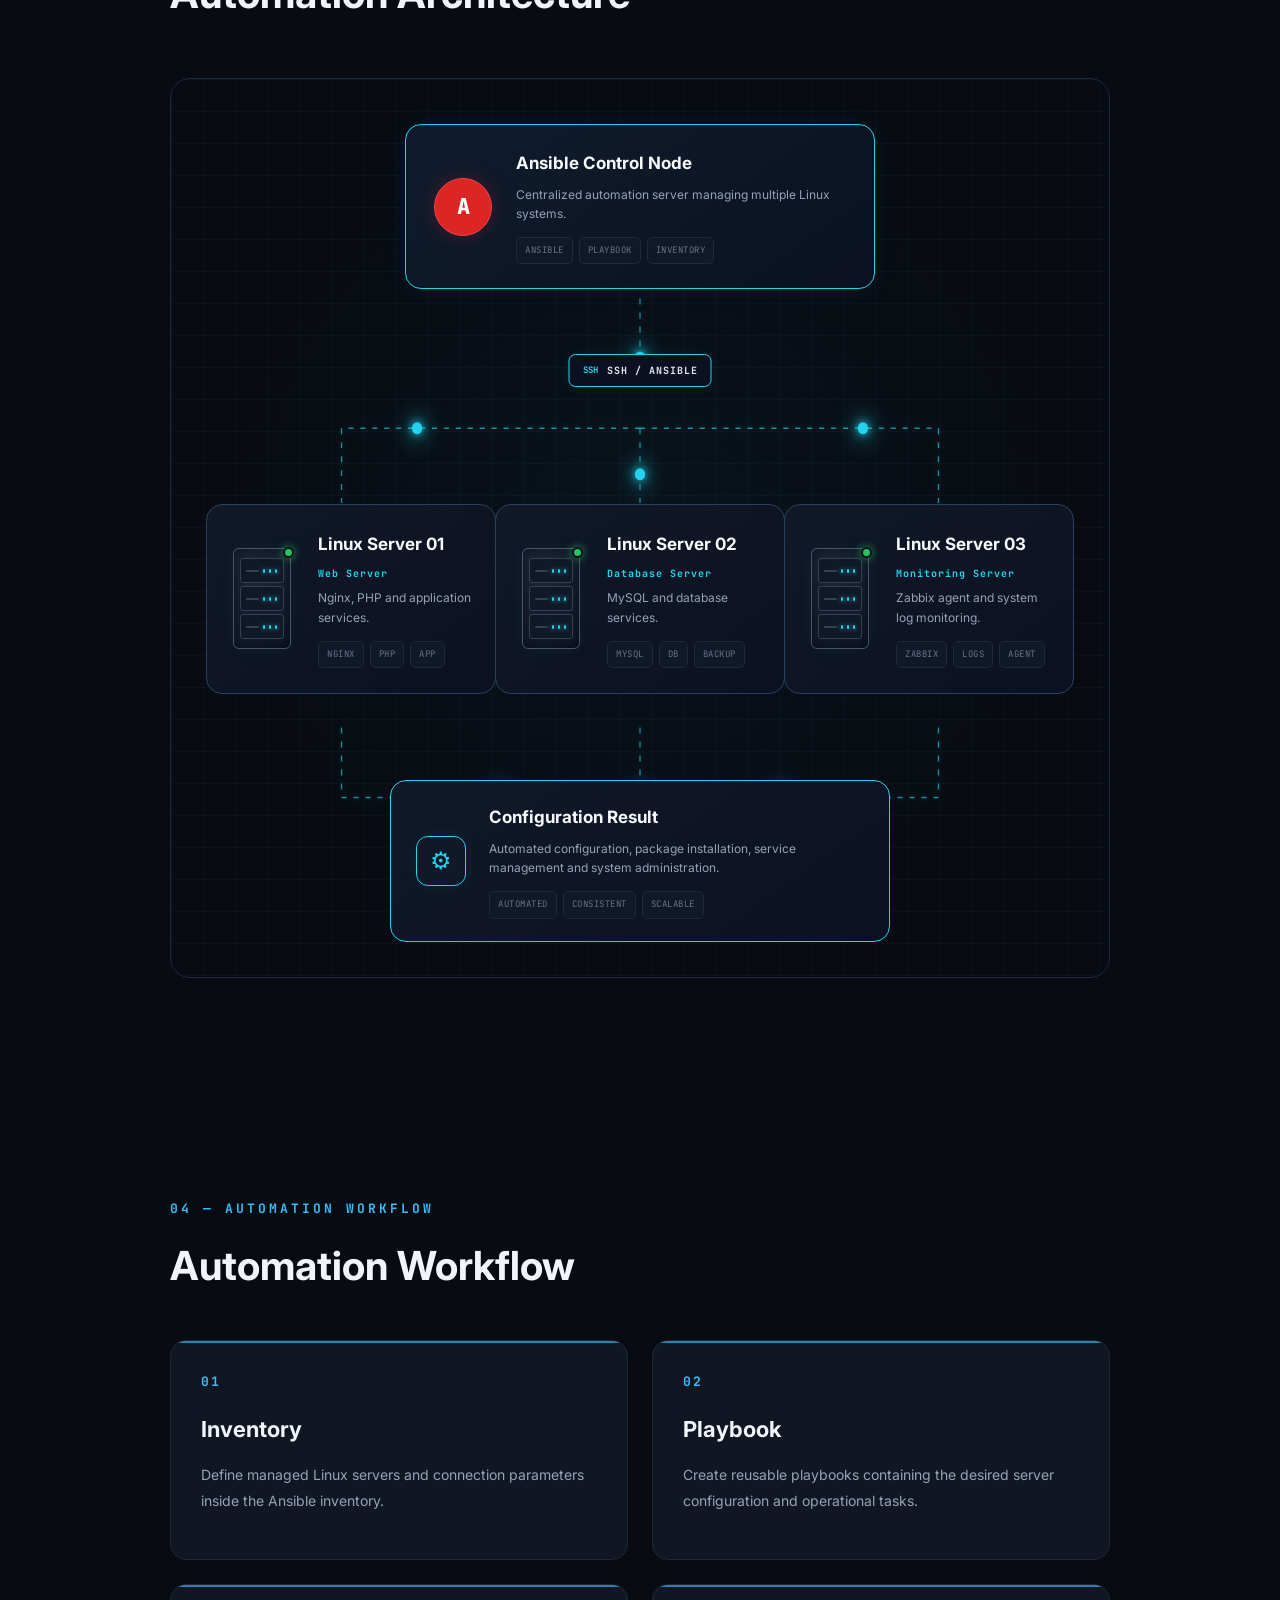
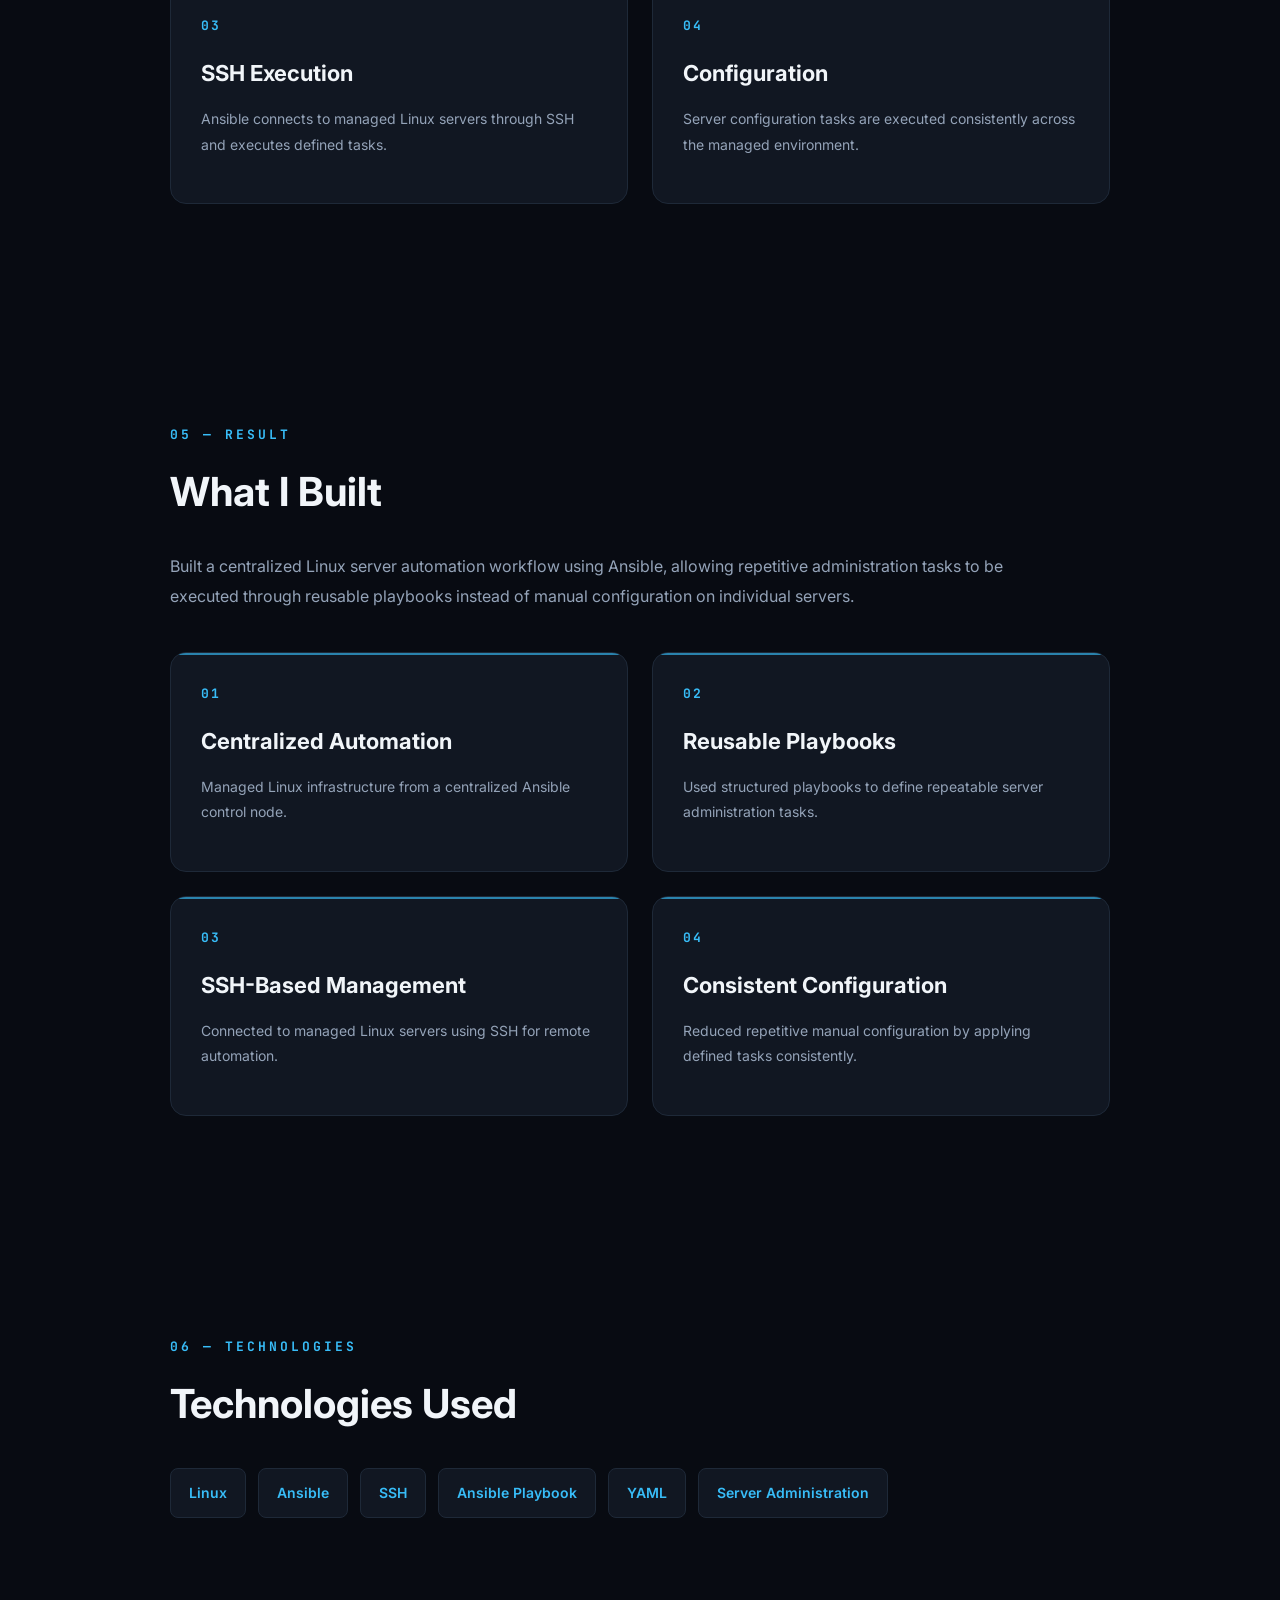
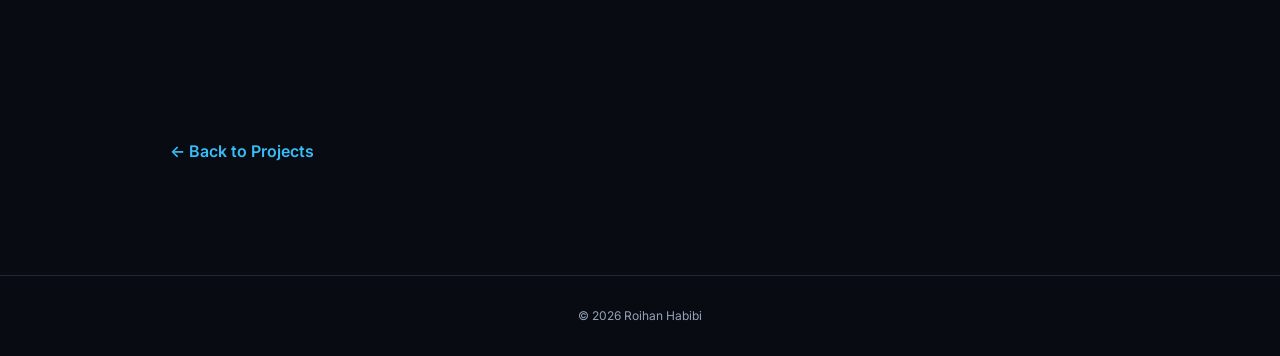
<file: projects/linux-automation.html>
<!DOCTYPE html>
<html lang="en">

<head>

    <meta charset="UTF-8">

    <meta
        name="viewport"
        content="width=device-width, initial-scale=1.0"
    >

    <title>
        Linux Server Automation | Roihan Habibi
    </title>

    <link
        rel="stylesheet"
        href="../style.css"
    >

</head>


<body>


    <!-- NAVIGATION -->

    <nav>

        <div class="logo">
            RH<span>.</span>
        </div>

        <div class="nav-links">

            <a href="../index.html#about">
                About
            </a>

            <a href="../index.html#projects">
                Projects
            </a>

            <a href="../index.html#skills">
                Skills
            </a>

            <a href="../index.html#contact">
                Contact
            </a>

        </div>

    </nav>



    <!-- PROJECT HEADER -->

    <section class="project-detail">

        <p class="section-label">
            PROJECT 03 — AUTOMATION
        </p>

        <h1>
            Linux Server
            <span>Automation</span>
        </h1>

        <p class="project-intro">

            Linux server automation environment designed to
            simplify repetitive server administration tasks
            through centralized Ansible automation.

        </p>


        <div class="tags">

            <span>
                Linux
            </span>

            <span>
                Ansible
            </span>

            <span>
                SSH
            </span>

            <span>
                Playbook
            </span>

            <span>
                Inventory
            </span>

        </div>

    </section>



    <!-- OVERVIEW -->

    <section class="project-section">

        <p class="section-label">
            01 — OVERVIEW
        </p>

        <h2>
            Project Overview
        </h2>

        <p>

            This project focuses on automating Linux server
            administration using Ansible. A centralized control
            node is used to manage Linux servers through
            SSH-based communication and reusable playbooks.

        </p>

    </section>



    <!-- PROBLEM -->

    <section class="project-section">

        <p class="section-label">
            02 — PROBLEM
        </p>

        <h2>
            Problem
        </h2>

        <p>

            Repetitive server administration tasks can require
            significant manual effort when performed individually
            across multiple Linux systems.

        </p>

        <p>

            The goal of this project was to centralize server
            configuration and automate repetitive operational
            tasks using Ansible.

        </p>

    </section>



    <!-- ARCHITECTURE -->

    <section class="project-section">

        <p class="section-label">
            03 — ARCHITECTURE
        </p>

        <h2>
            Automation Architecture
        </h2>


        <!-- LINUX AUTOMATION TOPOLOGY -->

        <div class="linux-topology">


            <!-- CONNECTIONS -->

            <svg
                class="linux-connections"
                viewBox="0 0 1100 900"
                preserveAspectRatio="none"
            >

                <!-- CONTROL NODE → SSH -->

                <path
                    class="linux-line"
                    d="M550 220 V300"
                />


                <!-- MAIN BRANCH -->

                <path
                    class="linux-line"
                    d="M550 350 H200 V425"
                />

                <path
                    class="linux-line"
                    d="M550 350 V425"
                />

                <path
                    class="linux-line"
                    d="M550 350 H900 V425"
                />


                <!-- SERVER → RESULT -->

                <path
                    class="linux-line"
                    d="M200 650 V720 H550"
                />

                <path
                    class="linux-line"
                    d="M550 650 V720"
                />

                <path
                    class="linux-line"
                    d="M900 650 V720 H550"
                />

                <path
                    class="linux-line"
                    d="M550 720 V785"
                />


                <!-- PACKETS -->

                <circle
                    class="linux-packet"
                    r="6"
                >
                    <animateMotion
                        dur="2.5s"
                        repeatCount="indefinite"
                        path="M550 220 V300"
                    />
                </circle>


                <circle
                    class="linux-packet"
                    r="6"
                >
                    <animateMotion
                        dur="3s"
                        repeatCount="indefinite"
                        path="M550 350 H200 V425"
                    />
                </circle>


                <circle
                    class="linux-packet"
                    r="6"
                >
                    <animateMotion
                        dur="3s"
                        repeatCount="indefinite"
                        path="M550 350 V425"
                    />
                </circle>


                <circle
                    class="linux-packet"
                    r="6"
                >
                    <animateMotion
                        dur="3s"
                        repeatCount="indefinite"
                        path="M550 350 H900 V425"
                    />
                </circle>


                <circle
                    class="linux-packet"
                    r="6"
                >
                    <animateMotion
                        dur="3.5s"
                        repeatCount="indefinite"
                        path="M200 650 V720 H550 V785"
                    />
                </circle>


                <circle
                    class="linux-packet"
                    r="6"
                >
                    <animateMotion
                        dur="3.5s"
                        repeatCount="indefinite"
                        path="M550 650 V785"
                    />
                </circle>


                <circle
                    class="linux-packet"
                    r="6"
                >
                    <animateMotion
                        dur="3.5s"
                        repeatCount="indefinite"
                        path="M900 650 V720 H550 V785"
                    />
                </circle>

            </svg>



            <!-- ANSIBLE CONTROL NODE -->

            <div class="linux-node linux-control">

                <div class="linux-icon ansible-icon">
                    A
                </div>

                <div class="linux-node-content">

                    <h3>
                        Ansible Control Node
                    </h3>

                    <p>
                        Centralized automation server
                        managing multiple Linux systems.
                    </p>

                    <div class="linux-tags">

                        <span>
                            ANSIBLE
                        </span>

                        <span>
                            PLAYBOOK
                        </span>

                        <span>
                            INVENTORY
                        </span>

                    </div>

                </div>

            </div>



            <!-- SSH LABEL -->

            <div class="linux-ssh">

                <span class="linux-lock">
                    SSH
                </span>

                <strong>
                    SSH / ANSIBLE
                </strong>

            </div>



            <!-- SERVER 01 -->

            <div class="linux-server linux-server-01">

                <div class="server-visual">

                    <div class="server-rack">

                        <div class="server-unit">
                            <i></i>
                            <i></i>
                            <i></i>
                        </div>

                        <div class="server-unit">
                            <i></i>
                            <i></i>
                            <i></i>
                        </div>

                        <div class="server-unit">
                            <i></i>
                            <i></i>
                            <i></i>
                        </div>

                    </div>

                    <span class="server-status">
                    </span>

                </div>


                <div class="linux-server-content">

                    <h3>
                        Linux Server 01
                    </h3>

                    <strong>
                        Web Server
                    </strong>

                    <p>
                        Nginx, PHP and application services.
                    </p>

                    <div class="linux-tags">

                        <span>
                            NGINX
                        </span>

                        <span>
                            PHP
                        </span>

                        <span>
                            APP
                        </span>

                    </div>

                </div>

            </div>



            <!-- SERVER 02 -->

            <div class="linux-server linux-server-02">

                <div class="server-visual">

                    <div class="server-rack">

                        <div class="server-unit">
                            <i></i>
                            <i></i>
                            <i></i>
                        </div>

                        <div class="server-unit">
                            <i></i>
                            <i></i>
                            <i></i>
                        </div>

                        <div class="server-unit">
                            <i></i>
                            <i></i>
                            <i></i>
                        </div>

                    </div>

                    <span class="server-status">
                    </span>

                </div>


                <div class="linux-server-content">

                    <h3>
                        Linux Server 02
                    </h3>

                    <strong>
                        Database Server
                    </strong>

                    <p>
                        MySQL and database services.
                    </p>

                    <div class="linux-tags">

                        <span>
                            MYSQL
                        </span>

                        <span>
                            DB
                        </span>

                        <span>
                            BACKUP
                        </span>

                    </div>

                </div>

            </div>



            <!-- SERVER 03 -->

            <div class="linux-server linux-server-03">

                <div class="server-visual">

                    <div class="server-rack">

                        <div class="server-unit">
                            <i></i>
                            <i></i>
                            <i></i>
                        </div>

                        <div class="server-unit">
                            <i></i>
                            <i></i>
                            <i></i>
                        </div>

                        <div class="server-unit">
                            <i></i>
                            <i></i>
                            <i></i>
                        </div>

                    </div>

                    <span class="server-status">
                    </span>

                </div>


                <div class="linux-server-content">

                    <h3>
                        Linux Server 03
                    </h3>

                    <strong>
                        Monitoring Server
                    </strong>

                    <p>
                        Zabbix agent and system log monitoring.
                    </p>

                    <div class="linux-tags">

                        <span>
                            ZABBIX
                        </span>

                        <span>
                            LOGS
                        </span>

                        <span>
                            AGENT
                        </span>

                    </div>

                </div>

            </div>



            <!-- CONFIGURATION RESULT -->

            <div class="linux-result">

                <div class="result-icon">
                    ⚙
                </div>

                <div>

                    <h3>
                        Configuration Result
                    </h3>

                    <p>
                        Automated configuration, package
                        installation, service management
                        and system administration.
                    </p>

                    <div class="linux-tags">

                        <span>
                            AUTOMATED
                        </span>

                        <span>
                            CONSISTENT
                        </span>

                        <span>
                            SCALABLE
                        </span>

                    </div>

                </div>

            </div>


        </div>

    </section>



    <!-- AUTOMATION WORKFLOW -->

    <section class="project-section">

        <p class="section-label">
            04 — AUTOMATION WORKFLOW
        </p>

        <h2>
            Automation Workflow
        </h2>


        <div class="implementation-grid">


            <div class="implementation-card">

                <span>
                    01
                </span>

                <h3>
                    Inventory
                </h3>

                <p>
                    Define managed Linux servers and
                    connection parameters inside the
                    Ansible inventory.
                </p>

            </div>


            <div class="implementation-card">

                <span>
                    02
                </span>

                <h3>
                    Playbook
                </h3>

                <p>
                    Create reusable playbooks containing
                    the desired server configuration and
                    operational tasks.
                </p>

            </div>


            <div class="implementation-card">

                <span>
                    03
                </span>

                <h3>
                    SSH Execution
                </h3>

                <p>
                    Ansible connects to managed Linux
                    servers through SSH and executes
                    defined tasks.
                </p>

            </div>


            <div class="implementation-card">

                <span>
                    04
                </span>

                <h3>
                    Configuration
                </h3>

                <p>
                    Server configuration tasks are
                    executed consistently across the
                    managed environment.
                </p>

            </div>


        </div>

    </section>



    <!-- RESULT -->

    <section class="project-section">

        <p class="section-label">
            05 — RESULT
        </p>

        <h2>
            What I Built
        </h2>

        <p>

            Built a centralized Linux server automation
            workflow using Ansible, allowing repetitive
            administration tasks to be executed through
            reusable playbooks instead of manual
            configuration on individual servers.

        </p>


        <div class="implementation-grid">


            <div class="implementation-card">

                <span>
                    01
                </span>

                <h3>
                    Centralized Automation
                </h3>

                <p>
                    Managed Linux infrastructure from a
                    centralized Ansible control node.
                </p>

            </div>


            <div class="implementation-card">

                <span>
                    02
                </span>

                <h3>
                    Reusable Playbooks
                </h3>

                <p>
                    Used structured playbooks to define
                    repeatable server administration tasks.
                </p>

            </div>


            <div class="implementation-card">

                <span>
                    03
                </span>

                <h3>
                    SSH-Based Management
                </h3>

                <p>
                    Connected to managed Linux servers
                    using SSH for remote automation.
                </p>

            </div>


            <div class="implementation-card">

                <span>
                    04
                </span>

                <h3>
                    Consistent Configuration
                </h3>

                <p>
                    Reduced repetitive manual configuration
                    by applying defined tasks consistently.
                </p>

            </div>


        </div>

    </section>



    <!-- TECHNOLOGIES -->

    <section class="project-section">

        <p class="section-label">
            06 — TECHNOLOGIES
        </p>

        <h2>
            Technologies Used
        </h2>


        <div class="tech-grid">

            <span>
                Linux
            </span>

            <span>
                Ansible
            </span>

            <span>
                SSH
            </span>

            <span>
                Ansible Playbook
            </span>

            <span>
                YAML
            </span>

            <span>
                Server Administration
            </span>

        </div>

    </section>



    <!-- BACK -->

    <section class="project-back">

        <a href="../index.html#projects">
            ← Back to Projects
        </a>

    </section>



    <footer>

        © 2026 Roihan Habibi

    </footer>



</body>

</html>
</file>
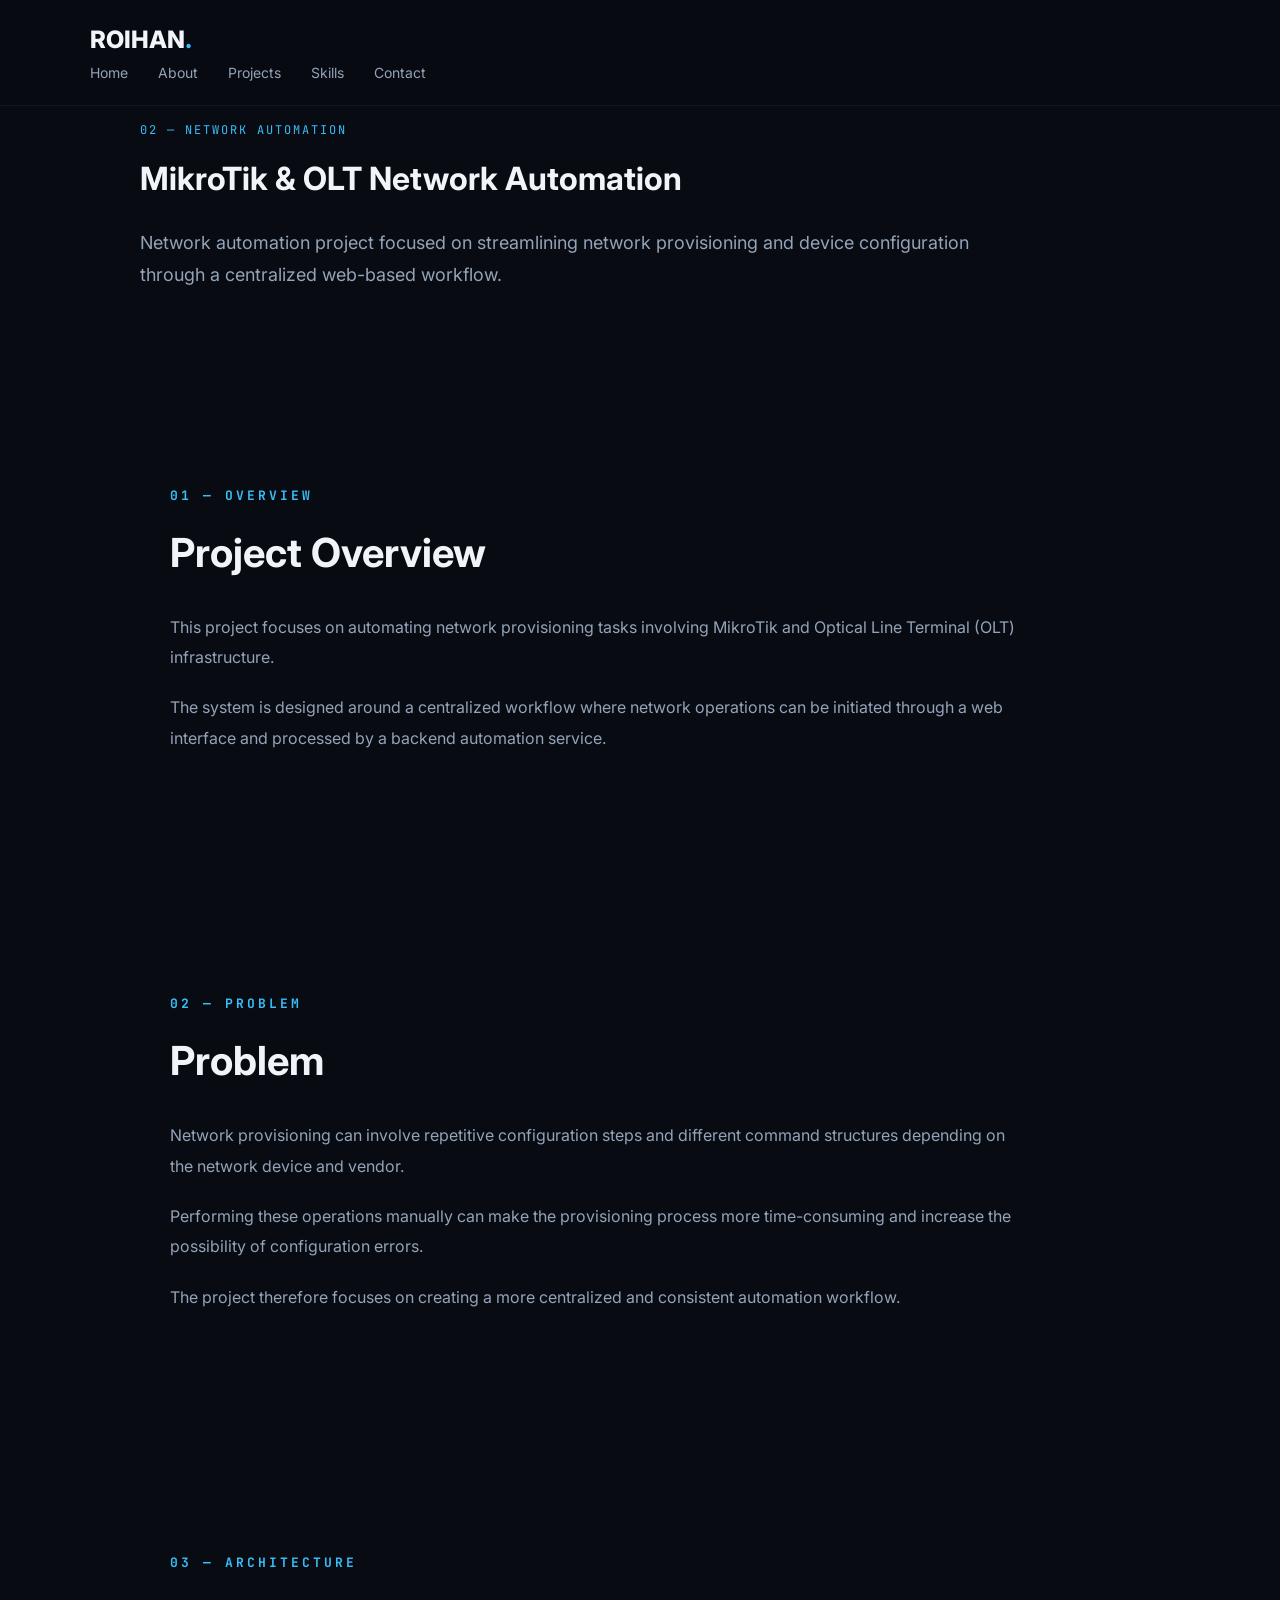
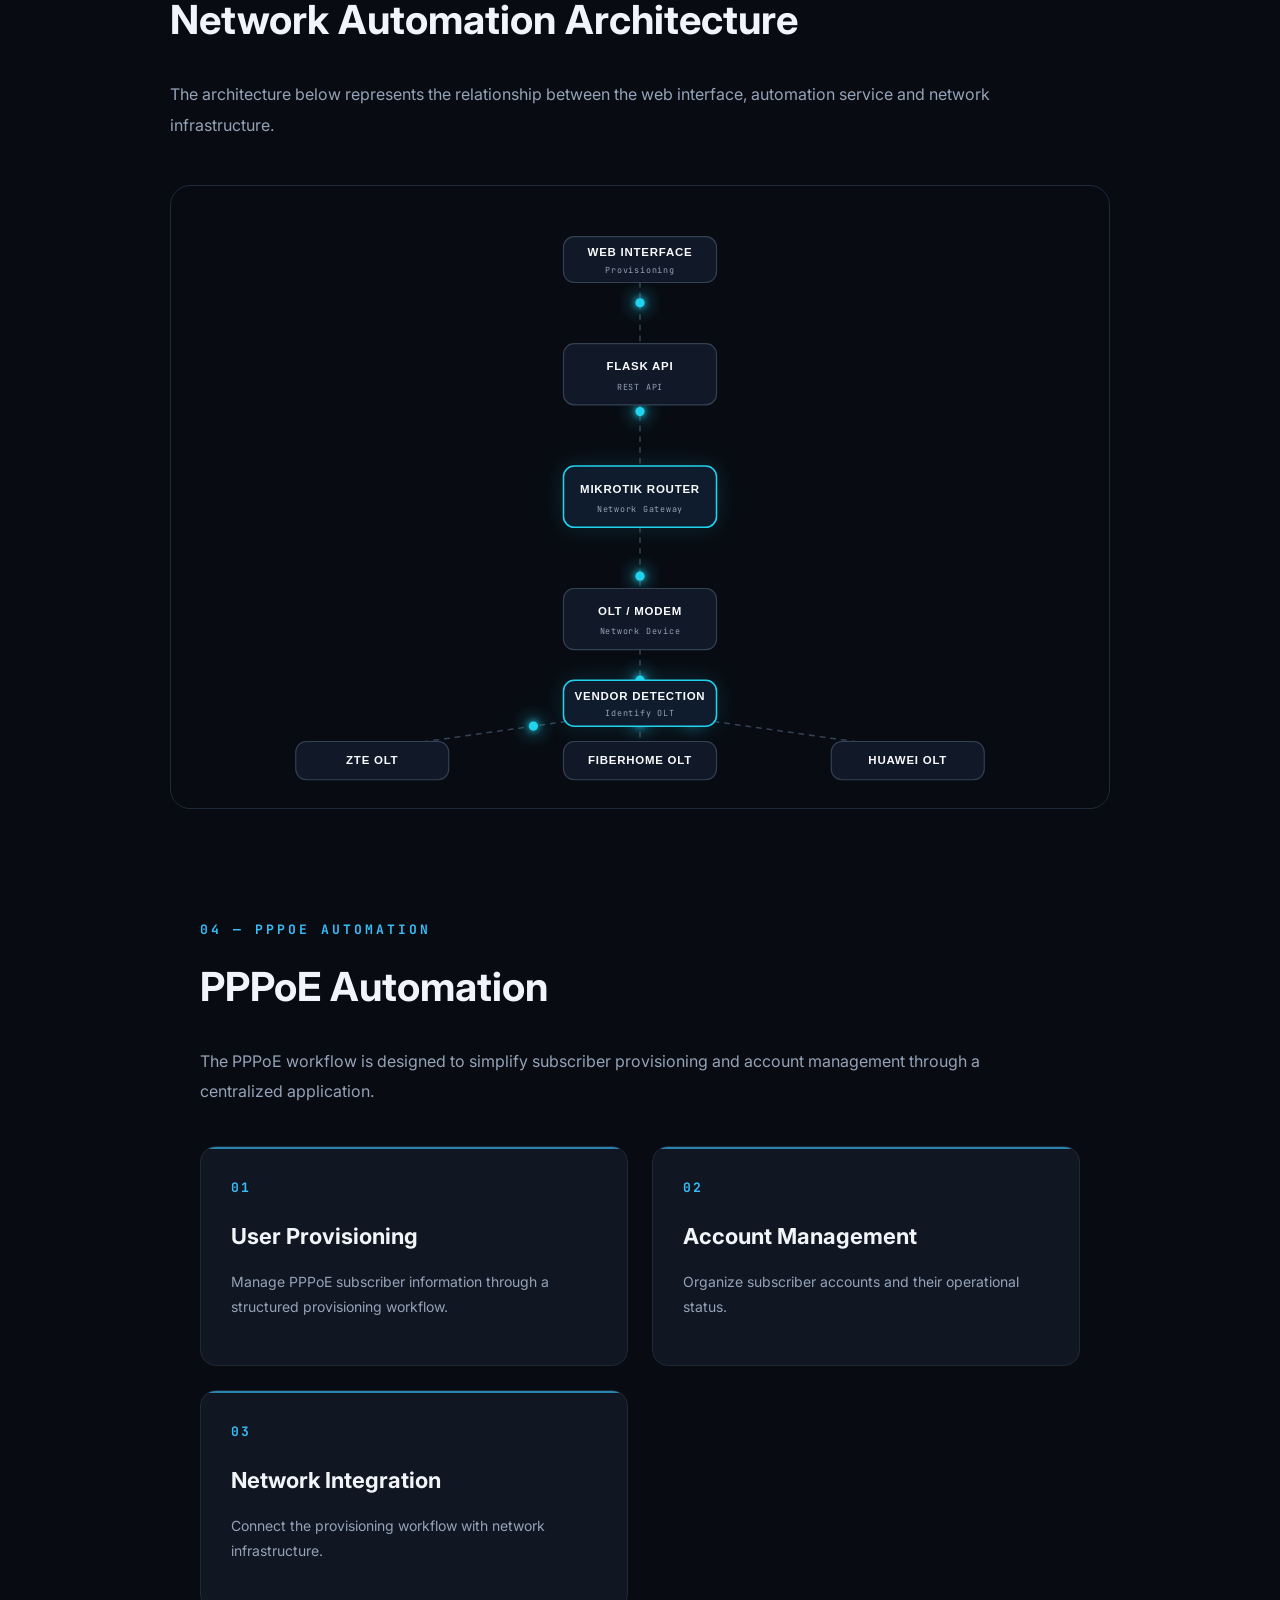
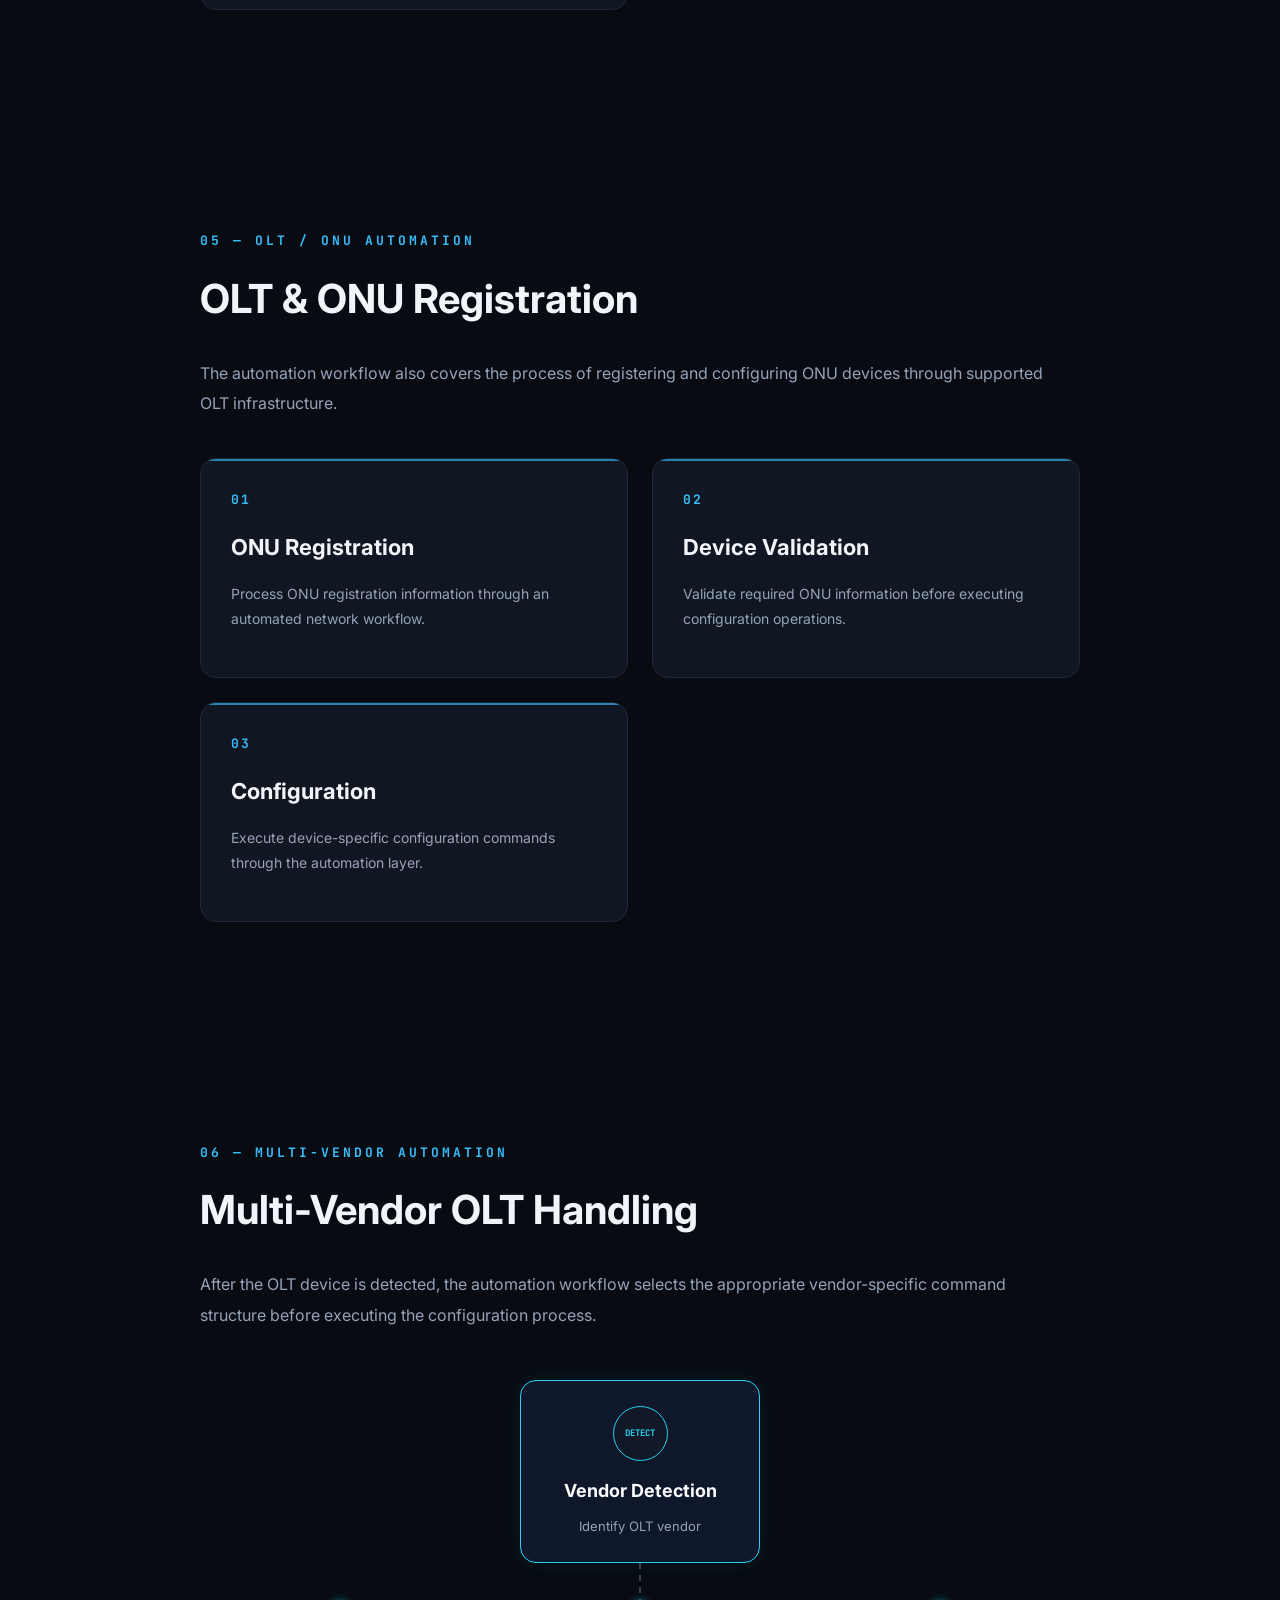
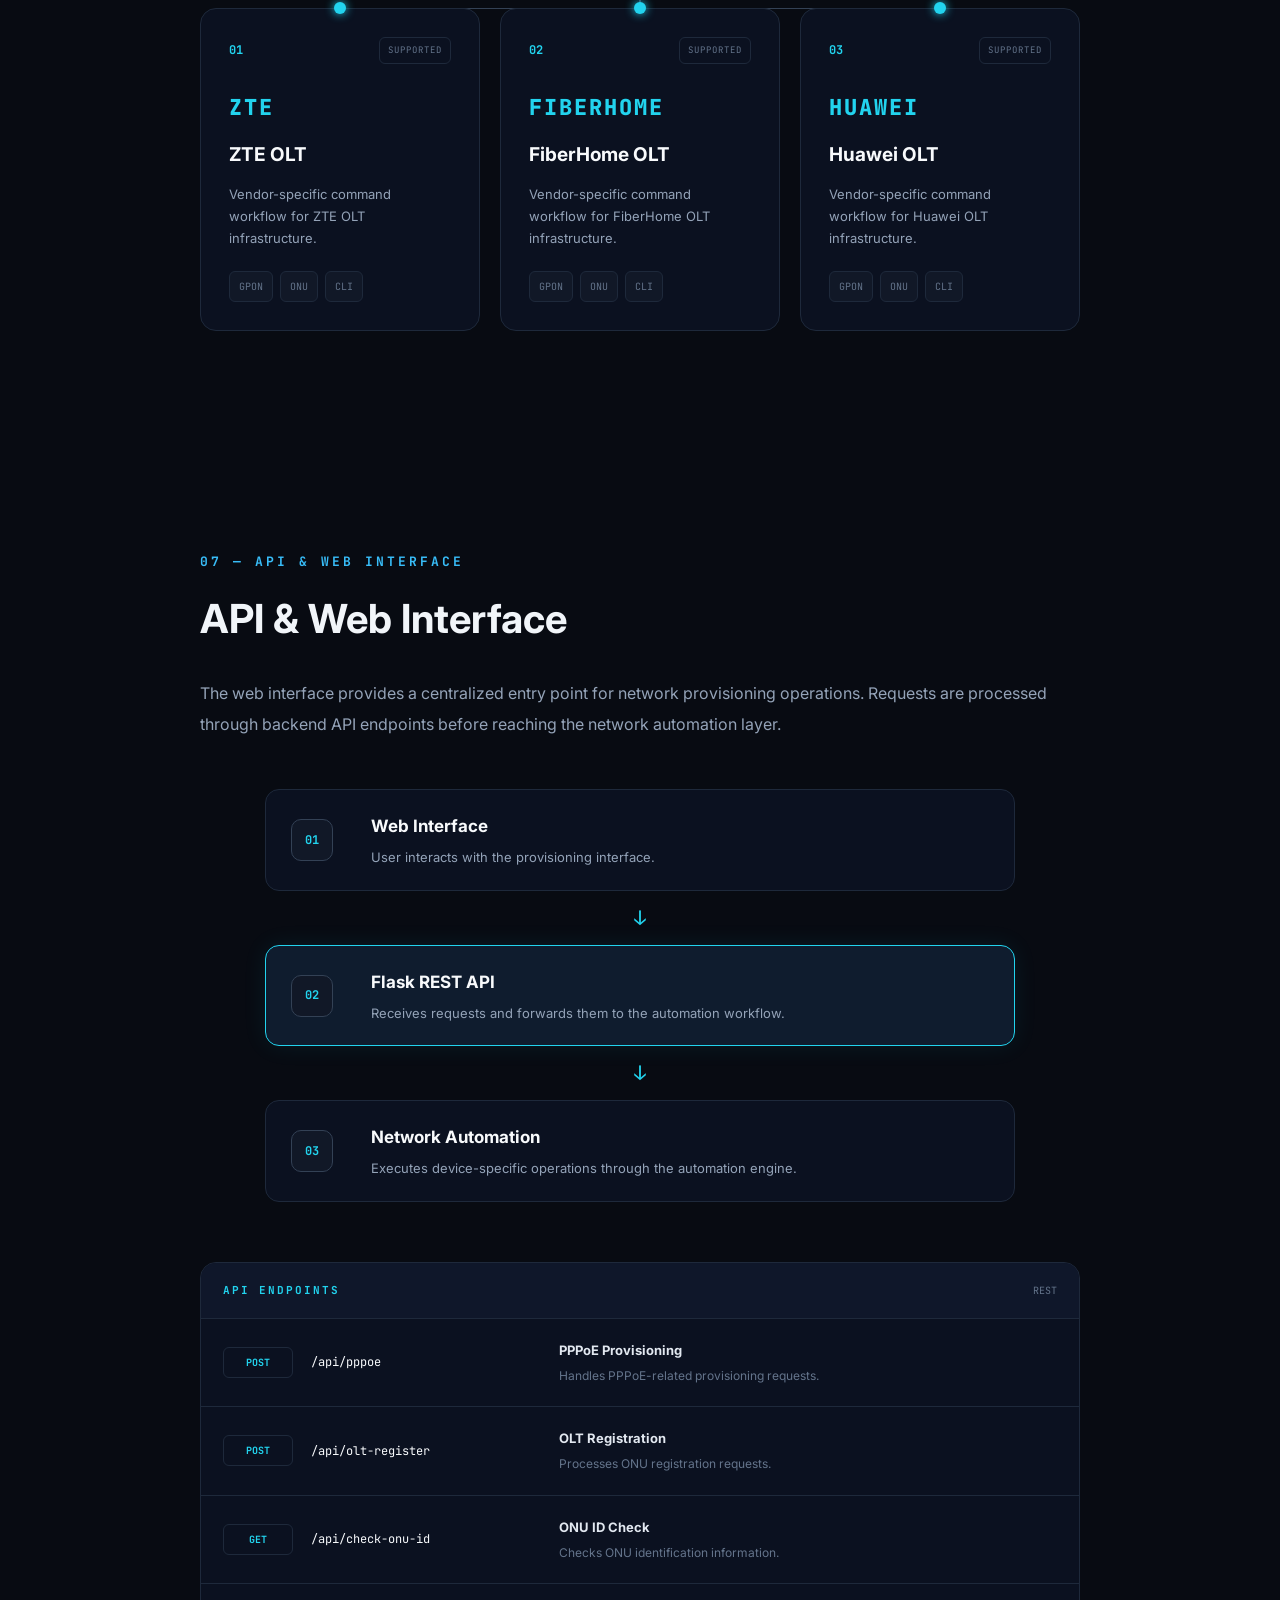
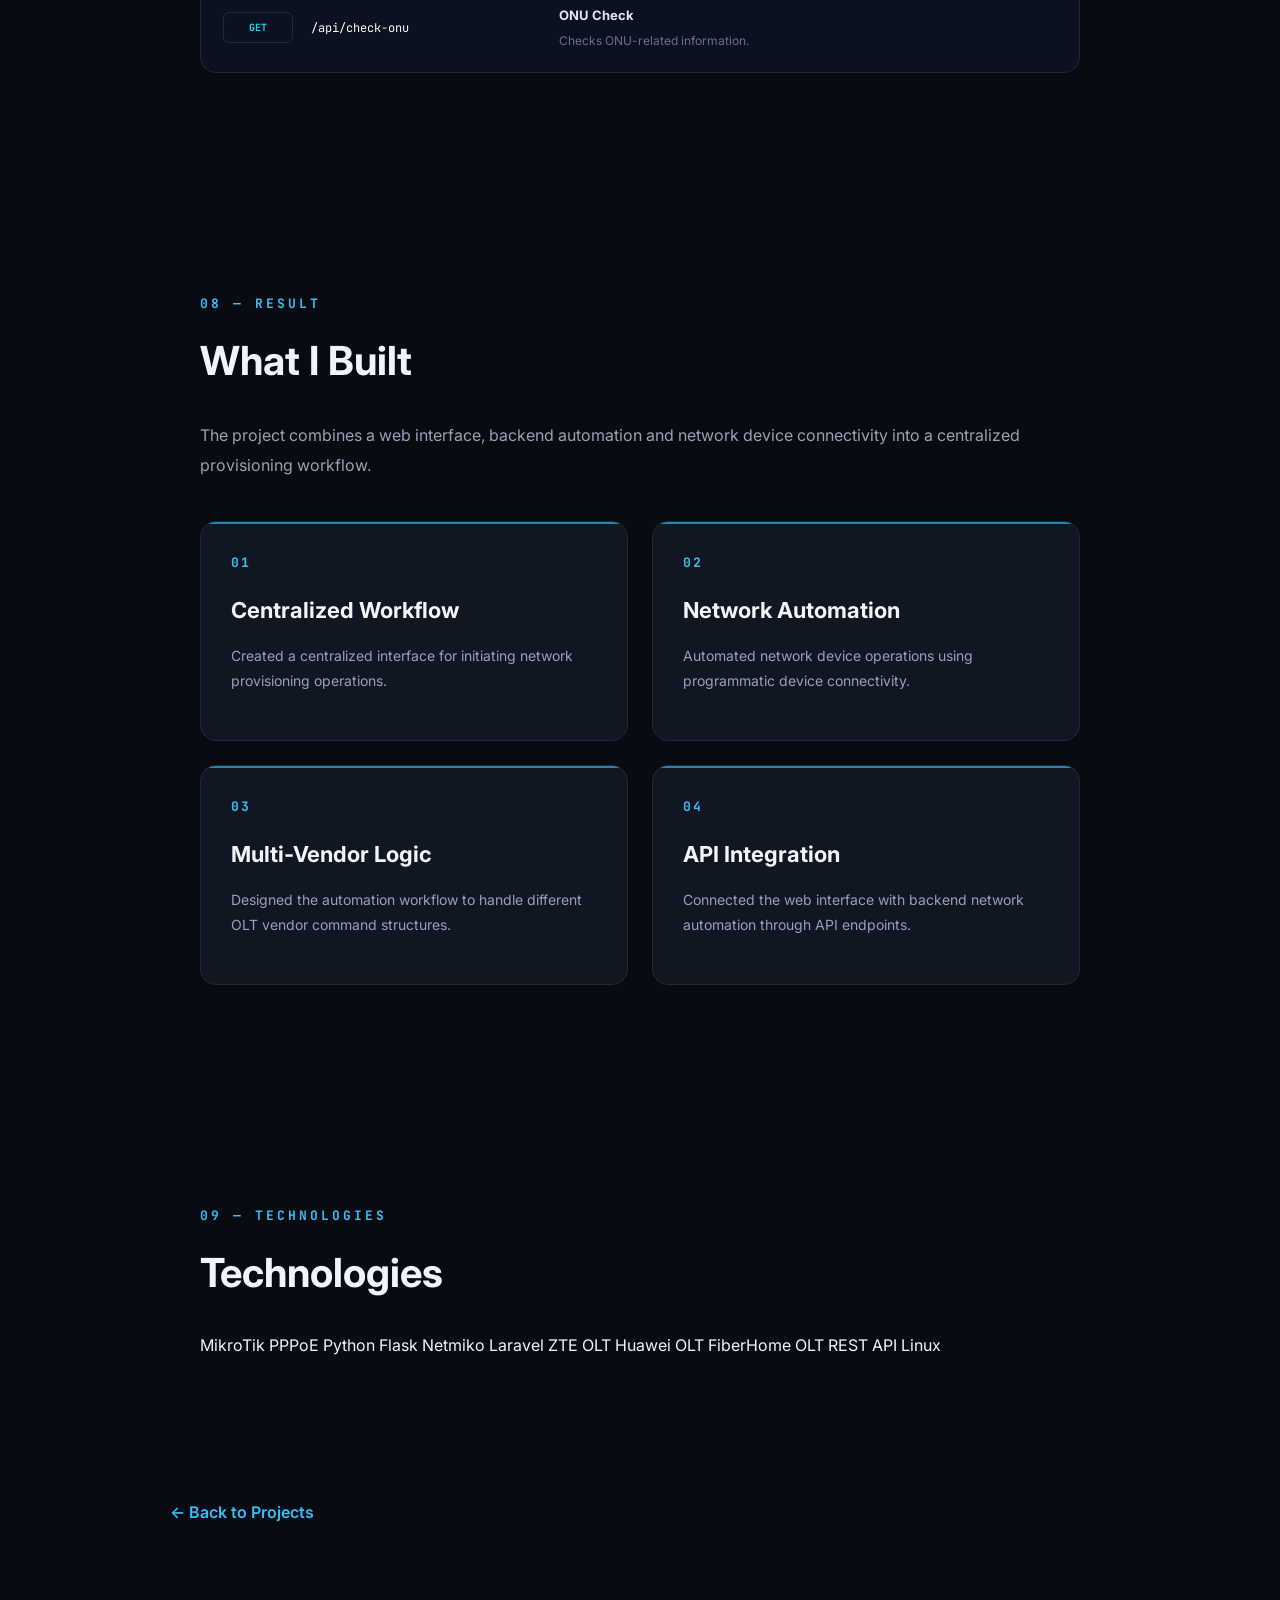
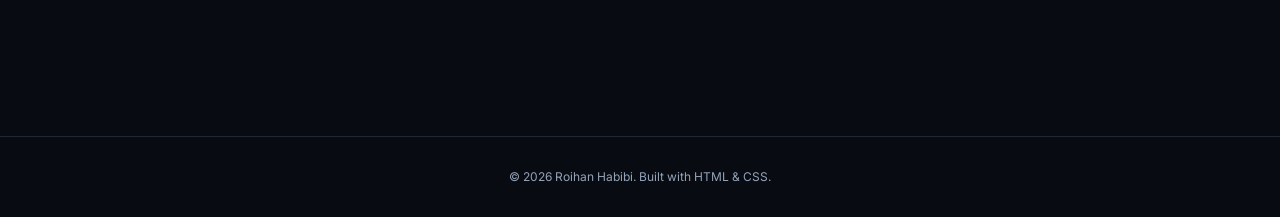
<file: projects/network-automation.html>
<!DOCTYPE html>
<html lang="en">
<head>
    <meta charset="UTF-8">
    <meta name="viewport" content="width=device-width, initial-scale=1.0">

    <title>MikroTik & OLT Network Automation | Roihan Habibi</title>

    <link rel="stylesheet" href="../style.css">
</head>

<body>

    <!-- =========================
         NAVIGATION
    ========================== -->

    <nav class="navbar">

        <div class="container nav-container">

            <a href="../index.html" class="logo">
                ROIHAN<span>.</span>
            </a>

            <div class="nav-links">

                <a href="../index.html">Home</a>

                <a href="../index.html#about">
                    About
                </a>

                <a href="../index.html#projects">
                    Projects
                </a>

                <a href="../index.html#skills">
                    Skills
                </a>

                <a href="../index.html#contact">
                    Contact
                </a>

            </div>

        </div>

    </nav>


    <!-- =========================
         PROJECT HEADER
    ========================== -->

    <header class="project-header">

        <div class="container">

            <p class="section-label">
                02 — NETWORK AUTOMATION
            </p>

            <h1>
                MikroTik & OLT
                <span>Network Automation</span>
            </h1>

            <p class="project-intro">
                Network automation project focused on streamlining
                network provisioning and device configuration through
                a centralized web-based workflow.
            </p>

        </div>

    </header>


    <!-- =========================
         MAIN CONTENT
    ========================== -->

    <main class="container project-content">


        <!-- =========================
             01 — OVERVIEW
        ========================== -->

        <section class="project-section">

            <p class="section-label">
                01 — OVERVIEW
            </p>

            <h2>
                Project Overview
            </h2>

            <p>
                This project focuses on automating network provisioning
                tasks involving MikroTik and Optical Line Terminal (OLT)
                infrastructure.
            </p>

            <p>
                The system is designed around a centralized workflow
                where network operations can be initiated through a
                web interface and processed by a backend automation
                service.
            </p>

        </section>


        <!-- =========================
             02 — PROBLEM
        ========================== -->

        <section class="project-section">

            <p class="section-label">
                02 — PROBLEM
            </p>

            <h2>
                Problem
            </h2>

            <p>
                Network provisioning can involve repetitive configuration
                steps and different command structures depending on the
                network device and vendor.
            </p>

            <p>
                Performing these operations manually can make the
                provisioning process more time-consuming and increase
                the possibility of configuration errors.
            </p>

            <p>
                The project therefore focuses on creating a more
                centralized and consistent automation workflow.
            </p>

        </section>


        <!-- =========================
             03 — ARCHITECTURE
        ========================== -->

        <section class="project-section">

            <p class="section-label">
                03 — ARCHITECTURE
            </p>

            <h2>
                Network Automation Architecture
            </h2>

            <p>
                The architecture below represents the relationship
                between the web interface, automation service and
                network infrastructure.
            </p>


<!-- =========================
     INTERACTIVE NETWORK TOPOLOGY
========================== -->

<div class="network-topology">

    <svg
        class="topology-svg"
        viewBox="0 0 1200 760"
        preserveAspectRatio="xMidYMid meet"
    >

        <!-- =================================
             CONNECTION PATHS
        ================================== -->

        <!-- WEB → API -->
        <path
            class="network-path"
            d="M 600 100 L 600 180"
        />

        <!-- API → ROUTER -->
        <path
            class="network-path"
            d="M 600 260 L 600 340"
        />

        <!-- ROUTER → OLT -->
        <path
            class="network-path"
            d="M 600 420 L 600 500"
        />

        <!-- OLT → VENDOR DETECTION -->
        <path
            class="network-path"
            d="M 600 580 L 600 620"
        />

        <!-- DETECTION → ZTE -->
        <path
            class="network-path"
            d="M 600 660 L 250 710"
        />

        <!-- DETECTION → FIBERHOME -->
        <path
            class="network-path"
            d="M 600 660 L 600 710"
        />

        <!-- DETECTION → HUAWEI -->
        <path
            class="network-path"
            d="M 600 660 L 950 710"
        />


        <!-- =================================
             MOVING PACKETS
        ================================== -->

        <!-- WEB → API -->
        <circle class="packet">
            <animateMotion
                dur="1.8s"
                repeatCount="indefinite"
                path="M 600 100 L 600 180"
            />
        </circle>

        <!-- API → ROUTER -->
        <circle class="packet">
            <animateMotion
                dur="1.8s"
                begin="0.4s"
                repeatCount="indefinite"
                path="M 600 260 L 600 340"
            />
        </circle>

        <!-- ROUTER → OLT -->
        <circle class="packet">
            <animateMotion
                dur="2s"
                begin="0.8s"
                repeatCount="indefinite"
                path="M 600 420 L 600 500"
            />
        </circle>

        <!-- OLT → DETECTION -->
        <circle class="packet">
            <animateMotion
                dur="1.2s"
                begin="1.2s"
                repeatCount="indefinite"
                path="M 600 580 L 600 620"
            />
        </circle>

        <!-- DETECTION → ZTE -->
        <circle class="packet packet-vendor">
            <animateMotion
                dur="2s"
                begin="1.6s"
                repeatCount="indefinite"
                path="M 600 660 L 250 710"
            />
        </circle>

        <!-- DETECTION → FIBERHOME -->
        <circle class="packet packet-vendor">
            <animateMotion
                dur="2s"
                begin="1.8s"
                repeatCount="indefinite"
                path="M 600 660 L 600 710"
            />
        </circle>

        <!-- DETECTION → HUAWEI -->
        <circle class="packet packet-vendor">
            <animateMotion
                dur="2s"
                begin="2s"
                repeatCount="indefinite"
                path="M 600 660 L 950 710"
            />
        </circle>


        <!-- =================================
             WEB INTERFACE
        ================================== -->

        <g class="topology-node">

            <rect
                x="500"
                y="40"
                width="200"
                height="60"
                rx="14"
            />

            <text
                x="600"
                y="66"
                text-anchor="middle"
                class="node-title"
            >
                WEB INTERFACE
            </text>

            <text
                x="600"
                y="87"
                text-anchor="middle"
                class="node-subtitle"
            >
                Provisioning
            </text>

        </g>


        <!-- =================================
             FLASK API
        ================================== -->

        <g class="topology-node">

            <rect
                x="500"
                y="180"
                width="200"
                height="80"
                rx="14"
            />

            <text
                x="600"
                y="215"
                text-anchor="middle"
                class="node-title"
            >
                FLASK API
            </text>

            <text
                x="600"
                y="240"
                text-anchor="middle"
                class="node-subtitle"
            >
                REST API
            </text>

        </g>


        <!-- =================================
             MIKROTIK ROUTER
        ================================== -->

        <g class="topology-node topology-node-main">

            <rect
                x="500"
                y="340"
                width="200"
                height="80"
                rx="14"
            />

            <text
                x="600"
                y="375"
                text-anchor="middle"
                class="node-title"
            >
                MIKROTIK ROUTER
            </text>

            <text
                x="600"
                y="400"
                text-anchor="middle"
                class="node-subtitle"
            >
                Network Gateway
            </text>

        </g>


        <!-- =================================
             OLT / MODEM
        ================================== -->

        <g class="topology-node">

            <rect
                x="500"
                y="500"
                width="200"
                height="80"
                rx="14"
            />

            <text
                x="600"
                y="535"
                text-anchor="middle"
                class="node-title"
            >
                OLT / MODEM
            </text>

            <text
                x="600"
                y="560"
                text-anchor="middle"
                class="node-subtitle"
            >
                Network Device
            </text>

        </g>


        <!-- =================================
             VENDOR DETECTION
        ================================== -->

        <g class="topology-node topology-node-main">

            <rect
                x="500"
                y="620"
                width="200"
                height="60"
                rx="14"
            />

            <text
                x="600"
                y="646"
                text-anchor="middle"
                class="node-title"
            >
                VENDOR DETECTION
            </text>

            <text
                x="600"
                y="667"
                text-anchor="middle"
                class="node-subtitle"
            >
                Identify OLT
            </text>

        </g>


        <!-- =================================
             ZTE
        ================================== -->

        <g class="topology-node">

            <rect
                x="150"
                y="700"
                width="200"
                height="50"
                rx="14"
            />

            <text
                x="250"
                y="730"
                text-anchor="middle"
                class="node-title"
            >
                ZTE OLT
            </text>

        </g>


        <!-- =================================
             FIBERHOME
        ================================== -->

        <g class="topology-node">

            <rect
                x="500"
                y="700"
                width="200"
                height="50"
                rx="14"
            />

            <text
                x="600"
                y="730"
                text-anchor="middle"
                class="node-title"
            >
                FIBERHOME OLT
            </text>

        </g>


        <!-- =================================
             HUAWEI
        ================================== -->

        <g class="topology-node">

            <rect
                x="850"
                y="700"
                width="200"
                height="50"
                rx="14"
            />

            <text
                x="950"
                y="730"
                text-anchor="middle"
                class="node-title"
            >
                HUAWEI OLT
            </text>

        </g>

    </svg>

</div>


        <!-- =========================
             04 — PPPOE AUTOMATION
        ========================== -->

        <section class="project-section">

            <p class="section-label">
                04 — PPPOE AUTOMATION
            </p>

            <h2>
                PPPoE Automation
            </h2>

            <p>
                The PPPoE workflow is designed to simplify subscriber
                provisioning and account management through a
                centralized application.
            </p>

            <div class="implementation-grid">

                <div class="implementation-card">

                    <span>
                        01
                    </span>

                    <h3>
                        User Provisioning
                    </h3>

                    <p>
                        Manage PPPoE subscriber information through
                        a structured provisioning workflow.
                    </p>

                </div>


                <div class="implementation-card">

                    <span>
                        02
                    </span>

                    <h3>
                        Account Management
                    </h3>

                    <p>
                        Organize subscriber accounts and their
                        operational status.
                    </p>

                </div>


                <div class="implementation-card">

                    <span>
                        03
                    </span>

                    <h3>
                        Network Integration
                    </h3>

                    <p>
                        Connect the provisioning workflow with
                        network infrastructure.
                    </p>

                </div>

            </div>

        </section>


        <!-- =========================
             05 — OLT / ONU
        ========================== -->

        <section class="project-section">

            <p class="section-label">
                05 — OLT / ONU AUTOMATION
            </p>

            <h2>
                OLT & ONU Registration
            </h2>

            <p>
                The automation workflow also covers the process of
                registering and configuring ONU devices through
                supported OLT infrastructure.
            </p>

            <div class="implementation-grid">

                <div class="implementation-card">

                    <span>
                        01
                    </span>

                    <h3>
                        ONU Registration
                    </h3>

                    <p>
                        Process ONU registration information through
                        an automated network workflow.
                    </p>

                </div>


                <div class="implementation-card">

                    <span>
                        02
                    </span>

                    <h3>
                        Device Validation
                    </h3>

                    <p>
                        Validate required ONU information before
                        executing configuration operations.
                    </p>

                </div>


                <div class="implementation-card">

                    <span>
                        03
                    </span>

                    <h3>
                        Configuration
                    </h3>

                    <p>
                        Execute device-specific configuration
                        commands through the automation layer.
                    </p>

                </div>

            </div>

        </section>


        <!-- =========================
             06 — MULTI VENDOR
        ========================== -->

<!-- =========================
     06 — MULTI VENDOR
========================== -->

<section class="project-section">

    <p class="section-label">
        06 — MULTI-VENDOR AUTOMATION
    </p>

    <h2>
        Multi-Vendor OLT Handling
    </h2>

    <p class="section-description">
        After the OLT device is detected, the automation workflow
        selects the appropriate vendor-specific command structure
        before executing the configuration process.
    </p>


    <!-- VENDOR FLOW -->

    <div class="vendor-flow">

        <div class="vendor-detection">

            <span class="vendor-icon">
                DETECT
            </span>

            <h3>
                Vendor Detection
            </h3>

            <p>
                Identify OLT vendor
            </p>

        </div>


        <div class="vendor-connector">
            <span></span>
        </div>


        <div class="vendor-grid">


            <!-- ZTE -->

            <div class="vendor-card">

                <div class="vendor-card-header">

                    <span class="vendor-number">
                        01
                    </span>

                    <span class="vendor-status">
                        SUPPORTED
                    </span>

                </div>

                <div class="vendor-logo-text">
                    ZTE
                </div>

                <h3>
                    ZTE OLT
                </h3>

                <p>
                    Vendor-specific command workflow for
                    ZTE OLT infrastructure.
                </p>

                <div class="vendor-tags">

                    <span>
                        GPON
                    </span>

                    <span>
                        ONU
                    </span>

                    <span>
                        CLI
                    </span>

                </div>

            </div>


            <!-- FIBERHOME -->

            <div class="vendor-card">

                <div class="vendor-card-header">

                    <span class="vendor-number">
                        02
                    </span>

                    <span class="vendor-status">
                        SUPPORTED
                    </span>

                </div>

                <div class="vendor-logo-text">
                    FIBERHOME
                </div>

                <h3>
                    FiberHome OLT
                </h3>

                <p>
                    Vendor-specific command workflow for
                    FiberHome OLT infrastructure.
                </p>

                <div class="vendor-tags">

                    <span>
                        GPON
                    </span>

                    <span>
                        ONU
                    </span>

                    <span>
                        CLI
                    </span>

                </div>

            </div>


            <!-- HUAWEI -->

            <div class="vendor-card">

                <div class="vendor-card-header">

                    <span class="vendor-number">
                        03
                    </span>

                    <span class="vendor-status">
                        SUPPORTED
                    </span>

                </div>

                <div class="vendor-logo-text">
                    HUAWEI
                </div>

                <h3>
                    Huawei OLT
                </h3>

                <p>
                    Vendor-specific command workflow for
                    Huawei OLT infrastructure.
                </p>

                <div class="vendor-tags">

                    <span>
                        GPON
                    </span>

                    <span>
                        ONU
                    </span>

                    <span>
                        CLI
                    </span>

                </div>

            </div>

        </div>

    </div>

</section>


        <!-- =========================
             07 — API
        ========================== -->

<!-- =========================
     07 — API & WEB INTERFACE
========================== -->

<section class="project-section">

    <p class="section-label">
        07 — API & WEB INTERFACE
    </p>

    <h2>
        API & Web Interface
    </h2>

    <p class="section-description">
        The web interface provides a centralized entry point for
        network provisioning operations. Requests are processed
        through backend API endpoints before reaching the
        network automation layer.
    </p>


    <!-- SYSTEM FLOW -->

    <div class="api-architecture">


        <!-- WEB -->

        <div class="api-layer">

            <span class="api-layer-number">
                01
            </span>

            <div>

                <h3>
                    Web Interface
                </h3>

                <p>
                    User interacts with the provisioning
                    interface.
                </p>

            </div>

        </div>


        <div class="api-arrow">
            ↓
        </div>


        <!-- API -->

        <div class="api-layer api-layer-active">

            <span class="api-layer-number">
                02
            </span>

            <div>

                <h3>
                    Flask REST API
                </h3>

                <p>
                    Receives requests and forwards them
                    to the automation workflow.
                </p>

            </div>

        </div>


        <div class="api-arrow">
            ↓
        </div>


        <!-- AUTOMATION -->

        <div class="api-layer">

            <span class="api-layer-number">
                03
            </span>

            <div>

                <h3>
                    Network Automation
                </h3>

                <p>
                    Executes device-specific operations
                    through the automation engine.
                </p>

            </div>

        </div>

    </div>


    <!-- API ENDPOINTS -->

    <div class="api-endpoints">

        <div class="api-endpoints-header">

            <span>
                API ENDPOINTS
            </span>

            <small>
                REST
            </small>

        </div>


        <!-- Endpoint 01 -->

        <div class="api-endpoint">

            <div class="api-method">
                POST
            </div>

            <code>
                /api/pppoe
            </code>

            <div class="api-endpoint-info">

                <strong>
                    PPPoE Provisioning
                </strong>

                <span>
                    Handles PPPoE-related provisioning requests.
                </span>

            </div>

        </div>


        <!-- Endpoint 02 -->

        <div class="api-endpoint">

            <div class="api-method">
                POST
            </div>

            <code>
                /api/olt-register
            </code>

            <div class="api-endpoint-info">

                <strong>
                    OLT Registration
                </strong>

                <span>
                    Processes ONU registration requests.
                </span>

            </div>

        </div>


        <!-- Endpoint 03 -->

        <div class="api-endpoint">

            <div class="api-method">
                GET
            </div>

            <code>
                /api/check-onu-id
            </code>

            <div class="api-endpoint-info">

                <strong>
                    ONU ID Check
                </strong>

                <span>
                    Checks ONU identification information.
                </span>

            </div>

        </div>


        <!-- Endpoint 04 -->

        <div class="api-endpoint">

            <div class="api-method">
                GET
            </div>

            <code>
                /api/check-onu
            </code>

            <div class="api-endpoint-info">

                <strong>
                    ONU Check
                </strong>

                <span>
                    Checks ONU-related information.
                </span>

            </div>

        </div>

    </div>

</section>


        <!-- =========================
             08 — RESULT
        ========================== -->

        <section class="project-section">

            <p class="section-label">
                08 — RESULT
            </p>

            <h2>
                What I Built
            </h2>

            <p>
                The project combines a web interface, backend
                automation and network device connectivity into
                a centralized provisioning workflow.
            </p>

            <div class="implementation-grid">

                <div class="implementation-card">

                    <span>
                        01
                    </span>

                    <h3>
                        Centralized Workflow
                    </h3>

                    <p>
                        Created a centralized interface for initiating
                        network provisioning operations.
                    </p>

                </div>


                <div class="implementation-card">

                    <span>
                        02
                    </span>

                    <h3>
                        Network Automation
                    </h3>

                    <p>
                        Automated network device operations using
                        programmatic device connectivity.
                    </p>

                </div>


                <div class="implementation-card">

                    <span>
                        03
                    </span>

                    <h3>
                        Multi-Vendor Logic
                    </h3>

                    <p>
                        Designed the automation workflow to handle
                        different OLT vendor command structures.
                    </p>

                </div>


                <div class="implementation-card">

                    <span>
                        04
                    </span>

                    <h3>
                        API Integration
                    </h3>

                    <p>
                        Connected the web interface with backend
                        network automation through API endpoints.
                    </p>

                </div>

            </div>

        </section>


        <!-- =========================
             09 — TECHNOLOGIES
        ========================== -->

        <section class="project-section">

            <p class="section-label">
                09 — TECHNOLOGIES
            </p>

            <h2>
                Technologies
            </h2>

            <div class="tech-list">

                <span>
                    MikroTik
                </span>

                <span>
                    PPPoE
                </span>

                <span>
                    Python
                </span>

                <span>
                    Flask
                </span>

                <span>
                    Netmiko
                </span>

                <span>
                    Laravel
                </span>

                <span>
                    ZTE OLT
                </span>

                <span>
                    Huawei OLT
                </span>

                <span>
                    FiberHome OLT
                </span>

                <span>
                    REST API
                </span>

                <span>
                    Linux
                </span>

            </div>

        </section>


        <!-- =========================
             BACK TO PROJECTS
        ========================== -->

        <div class="project-back">

            <a href="../index.html#projects">
                ← Back to Projects
            </a>

        </div>

    </main>


    <!-- =========================
         FOOTER
    ========================== -->

    <footer class="footer">

        <div class="container">

            <p>
                © 2026 Roihan Habibi. Built with HTML & CSS.
            </p>

        </div>

    </footer>

</body>
</html>
</file>
<file: style.css>
@import url('https://fonts.googleapis.com/css2?family=Inter:wght@400;500;600;700;800&family=JetBrains+Mono:wght@400;500&display=swap');

:root {
    --bg: #080b12;
    --bg-card: #111722;
    --border: #1e2938;

    --text: #f1f5f9;
    --muted: #94a3b8;

    --accent: #38bdf8;
    --accent-hover: #7dd3fc;

    --green: #4ade80;
}

* {
    margin:0;
    padding:0;
    box-sizing:border-box;
    scroll-behavior:smooth
}

body {
    font-family:"Inter",sans-serif;
    background:var(--bg);
    color:var(--text);
    line-height:1.7
}

a {
    color:inherit;
    text-decoration:none
}

nav {
    position:fixed;
    top:0;
    left:0;
    width:100%;
    display:flex;
    justify-content:space-between;
    align-items:center;
    padding:20px 7%;
    background:rgba(8,11,18,.8);
    backdrop-filter:blur(15px);
    border-bottom:1px solid rgba(255,255,255,.05);
    z-index:100
}

.logo {
    font-size:24px;
    font-weight:800
}

.logo span {
    color:var(--accent)
}

.nav-links {
    display:flex;
    gap:30px
}

.nav-links a {
    color:var(--muted);
    font-size:14px;
    transition:.3s
}

.nav-links a:hover {
    color:var(--accent)
}

.hero {
    min-height:100vh;
    max-width:1200px;
    margin:auto;
    padding:150px 30px 100px;
    display:grid;
    grid-template-columns:1.2fr .8fr;
    gap:70px;
    align-items:center
}

.tag {
    font-family:"JetBrains Mono",monospace;
    color:var(--accent);
    font-size:12px;
    letter-spacing:2px;
    margin-bottom:20px
}

.hero h1 {
    font-size:clamp(45px,6vw,75px);
    line-height:1.05;
    letter-spacing:-3px
}

.hero h1 span {
    color:var(--accent)
}

.hero h2 {
    margin-top:20px;
    font-size:22px;
    font-weight:500;
    color:#cbd5e1
}

.hero-text>p:not(.tag) {
    margin-top:20px;
    max-width:650px;
    color:var(--muted)
}

.buttons {
    display:flex;
    gap:15px;
    margin-top:35px
}

.btn {
    padding:12px 20px;
    border-radius:8px;
    font-size:14px;
    font-weight:600;
    transition:.3s
}

.primary {
    background:var(--accent);
    color:#061018
}

.primary:hover {
    background:var(--accent-hover);
    transform:translateY(-2px)
}

.secondary {
    border:1px solid var(--border);
    color:var(--text)
}

.secondary:hover {
    border-color:var(--accent);
    color:var(--accent)
}

.terminal {
    background:var(--bg-card);
    border:1px solid var(--border);
    border-radius:14px;
    overflow:hidden;
    box-shadow:0 20px 70px rgba(0,0,0,.4)
}

.terminal-top {
    padding:13px 18px;
    background:#0b0f17;
    border-bottom:1px solid var(--border);
    color:#64748b;
    font-size:12px;
    letter-spacing:5px
}

.terminal-body {
    padding:25px;
    font-family:"JetBrains Mono",monospace;
    font-size:13px;
    color:#cbd5e1
}

.terminal-body p {
    margin-bottom:10px
}

.terminal-body span {
    color:var(--accent)
}

.terminal-body .green {
    color:var(--green)
}

section:not(.hero) {
    max-width:1000px;
    margin:auto;
    padding:110px 30px
}

.section-label {
    font-family:"JetBrains Mono",monospace;
    color:var(--accent);
    font-size:12px;
    letter-spacing:2px;
    margin-bottom:12px
}

section:not(.hero) h2 {
    font-size:40px;
    margin-bottom:25px
}

.description {
    max-width:750px;
    color:var(--muted)
}

.projects {
    margin-top:40px;
    display:grid;
    grid-template-columns:repeat(2,1fr);
    gap:20px
}

.project {
    padding:28px;
    background:var(--bg-card);
    border:1px solid var(--border);
    border-radius:12px;
    transition:.3s
}

.project:hover {
    transform:translateY(-6px);
    border-color:var(--accent);
    box-shadow:0 15px 45px rgba(0,0,0,.3)
}

.project small {
    color:var(--accent);
    font-family:"JetBrains Mono",monospace
}

.project h3 {
    margin-top:12px;
    margin-bottom:10px;
    font-size:21px
}

.project p {
    color:var(--muted);
    font-size:14px
}

.project-link {
    margin-top:22px;
    color:var(--accent);
    font-size:13px;
    font-weight:600;
    transition:.3s
}

.project:hover .project-link {
    transform:translateX(5px)
}

.tags {
    display:flex;
    flex-wrap:wrap;
    gap:8px;
    margin-top:20px
}

.tags span {
    padding:5px 9px;
    border-radius:5px;
    background:#172033;
    color:#7dd3fc;
    font-family:"JetBrains Mono",monospace;
    font-size:11px
}

.skills {
    display:grid;
    grid-template-columns:repeat(2,1fr);
    gap:15px;
    margin-top:40px
}

.skills>div {
    padding:20px;
    background:var(--bg-card);
    border:1px solid var(--border);
    border-radius:10px;
    transition:.3s
}

.skills>div:hover {
    border-color:var(--accent)
}

.skills strong {
    font-size:15px
}

.skills p {
    color:var(--muted);
    font-size:13px;
    margin-top:5px
}

#contact {
    text-align:center
}

#contact>p:not(.section-label) {
    color:var(--muted)
}

.contact {
    margin-top:30px;
    display:flex;
    justify-content:center;
    gap:15px
}

.contact a {
    padding:10px 18px;
    border:1px solid var(--border);
    border-radius:7px;
    font-size:14px;
    transition:.3s
}

.contact a:hover {
    border-color:var(--accent);
    color:var(--accent)
}

footer {
    border-top:1px solid var(--border);
    text-align:center;
    padding:30px;
    color:var(--muted);
    font-size:12px
}

/* PROJECT DETAIL */
.project-detail {
    max-width:1100px;
    margin:0 auto;
    padding:110px 30px 70px
}

.project-detail h1 {
    max-width:950px;
    margin:20px 0;
    font-size:clamp(42px,6vw,72px);
    line-height:1.05
}

.project-detail h1 span {
    color:var(--accent)
}

.project-intro {
    max-width:850px;
    color:var(--muted);
    font-size:18px;
    line-height:1.8;
    margin-bottom:28px
}

.project-header {
    padding-top:120px;
    padding-bottom:55px
}

.project-header .container,.project-content {
    width:100%;
    max-width:1000px;
    margin-left:auto;
    margin-right:auto;
    padding-left:0;
    padding-right:0
}

.project-header h1 {
    margin-bottom:20px
}

.project-section {
    width:100%;
    max-width:none;
    margin:0;
    padding:55px 0
}

.project-section h2 {
    font-size:42px;
    margin:10px 0 25px
}

.project-section>p:not(.section-label) {
    max-width:850px;
    color:var(--muted);
    font-size:16px;
    line-height:1.9;
    margin-bottom:20px
}

.project-section .section-label,.project-detail .section-label {
    color:var(--accent);
    font-size:13px;
    font-weight:700;
    letter-spacing:3px
}

.implementation-grid,.result-grid {
    display:grid;
    grid-template-columns:repeat(2,minmax(0,1fr));
    gap:24px;
    margin-top:40px
}

.implementation-card,.result-card {
    position:relative;
    padding:30px;
    background:var(--bg-card);
    border:1px solid var(--border);
    border-radius:16px;
    overflow:hidden;
    transition:.3s
}

.implementation-card {
    min-height:220px
}

.implementation-card:before,.result-card:before {
    content:"";
    position:absolute;
    top:0;
    left:0;
    width:100%;
    height:2px;
    background:var(--accent);
    opacity:.65
}

.implementation-card:hover,.result-card:hover {
    transform:translateY(-5px);
    border-color:var(--accent);
    box-shadow:0 18px 45px rgba(0,0,0,.3)
}

.implementation-card span,.result-card span {
    display:block;
    margin-bottom:18px;
    color:var(--accent);
    font-family:"JetBrains Mono",monospace;
    font-size:13px;
    font-weight:700;
    letter-spacing:2px
}

.implementation-card h3,.result-card h3 {
    margin:0 0 14px;
    font-size:22px
}

.implementation-card p,.result-card p {
    margin:0;
    color:var(--muted);
    font-size:14px;
    line-height:1.8
}

.result-list {
    display:grid;
    grid-template-columns:repeat(2,1fr);
    gap:15px;
    margin-top:30px
}

.result-list div {
    padding:18px 20px;
    background:var(--bg-card);
    border:1px solid var(--border);
    border-radius:10px;
    color:#dbeafe
}

.tech-grid {
    display:flex;
    flex-wrap:wrap;
    gap:12px;
    margin-top:30px
}

.tech-grid span {
    padding:12px 18px;
    background:var(--bg-card);
    border:1px solid var(--border);
    border-radius:8px;
    color:var(--accent);
    font-size:14px;
    font-weight:600
}

.project-back {
    max-width:1100px;
    margin:0 auto;
    padding:30px 0 100px
}

.project-back a {
    display:inline-block;
    color:var(--accent);
    font-weight:600;
    transition:.3s
}

.project-back a:hover {
    transform:translateX(-5px)
}

.evidence-block {
    display:grid;
    grid-template-columns:.8fr 1.5fr;
    gap:45px;
    align-items:center;
    margin-top:55px;
    padding:28px;
    background:var(--bg-card);
    border:1px solid var(--border);
    border-radius:18px;
    transition:.3s
}

.evidence-block:hover {
    border-color:var(--accent);
    transform:translateY(-4px)
}

.evidence-block.reverse {
    grid-template-columns:1.5fr .8fr
}

.evidence-block.reverse .evidence-text {
    order:2
}

.evidence-block.reverse img {
    order:1
}

.evidence-text {
    padding:10px
}

.evidence-number {
    display:block;
    margin-bottom:15px;
    color:var(--accent);
    font-family:"JetBrains Mono",monospace;
    font-size:13px;
    font-weight:700;
    letter-spacing:2px
}

.evidence-text h3 {
    margin:0 0 15px;
    font-size:26px
}

.evidence-text p {
    margin:0;
    color:var(--muted);
    font-size:14px;
    line-height:1.8
}

.evidence-block img {
    display:block;
    width:100%;
    height:auto;
    border-radius:10px;
    border:1px solid var(--border);
    background:#111827;
    box-shadow:0 15px 40px rgba(0,0,0,.25)
}

.alert-grid {
    display:grid;
    grid-template-columns:repeat(2,minmax(0,1fr));
    gap:25px;
    margin-top:40px
}

.alert-card {
    overflow:hidden;
    background:var(--bg-card);
    border:1px solid var(--border);
    border-radius:16px;
    transition:.3s
}

.alert-card:hover {
    border-color:var(--accent);
    transform:translateY(-5px)
}

.alert-card img {
    display:block;
    width:100%;
    height:230px;
    object-fit:cover;
    border-bottom:1px solid var(--border)
}

.alert-content {
    padding:25px
}

.alert-content>span {
    color:var(--accent);
    font-family:"JetBrains Mono",monospace;
    font-size:12px;
    font-weight:700;
    letter-spacing:2px
}

.alert-content h3 {
    margin:12px 0;
    font-size:22px
}

.alert-content p {
    margin:0;
    color:var(--muted);
    font-size:14px;
    line-height:1.7
}

/* NETWORK TOPOLOGY */
.topology-placeholder {
    width:100%;
    min-height:420px;
    margin-top:50px;
    display:flex;
    align-items:center;
    justify-content:center;
    background:radial-gradient(circle at center,rgba(255,255,255,.04),transparent 65%);
    border:1px solid var(--border);
    border-radius:20px;
    overflow:hidden
}

.topology-placeholder-content {
    text-align:center;
    padding:40px
}

.topology-placeholder-content span {
    display:block;
    margin-bottom:15px;
    color:var(--accent);
    font-family:"JetBrains Mono",monospace;
    font-size:12px;
    font-weight:700;
    letter-spacing:2px
}

.topology-placeholder-content h3 {
    margin:0 0 12px;
    font-size:26px
}

.topology-placeholder-content p {
    margin:0;
    color:var(--muted);
    font-size:14px;
    line-height:1.7
}

.network-topology {
    position:relative;
    width:100%;
    margin-top:45px;
    padding:20px 10px;
    overflow:hidden;
    background:#080b12;
    border:1px solid #1e293b;
    border-radius:20px
}

.topology-svg {
    display:block;
    width:100%;
    height:auto
}

.network-path {
    fill:none!important;
    stroke:#334155!important;
    stroke-width:2!important;
    stroke-linecap:round;
    stroke-dasharray:6 8
}

.packet {
    r:6;
    fill:#22d3ee!important;
    filter:drop-shadow(0 0 5px #22d3ee) drop-shadow(0 0 12px #22d3ee)
}

.packet-small {
    r:5
}

.topology-node rect {
    fill:#111827!important;
    stroke:#334155!important;
    stroke-width:1.5!important
}

.topology-node:hover rect {
    fill:#172033!important;
    stroke:#22d3ee!important;
    filter:drop-shadow(0 0 12px rgba(34,211,238,.25))
}

.topology-node-main rect {
    fill:#0f1c2e!important;
    stroke:#22d3ee!important;
    stroke-width:2!important;
    filter:drop-shadow(0 0 15px rgba(34,211,238,.15))
}

.node-title {
    fill:#f8fafc!important;
    font-family:Arial,sans-serif;
    font-size:15px;
    font-weight:700;
    letter-spacing:1px
}

.node-subtitle {
    fill:#94a3b8!important;
    font-family:"JetBrains Mono",monospace;
    font-size:11px;
    letter-spacing:1px
}

.endpoint-node circle {
    fill:#111827!important;
    stroke:#22d3ee!important;
    stroke-width:2!important;
    filter:drop-shadow(0 0 8px rgba(34,211,238,.25))
}

.endpoint-label {
    fill:#94a3b8!important;
    font-family:"JetBrains Mono",monospace;
    font-size:11px;
    letter-spacing:1px
}

/* MULTI VENDOR */
.section-description {
    max-width:850px
}

.vendor-flow {
    margin-top:50px
}

.vendor-detection {
    width:240px;
    margin:0 auto;
    padding:25px;
    text-align:center;
    background:#0f172a;
    border:1px solid #22d3ee;
    border-radius:16px;
    box-shadow:0 0 25px rgba(34,211,238,.08)
}

.vendor-icon {
    display:inline-flex;
    align-items:center;
    justify-content:center;
    width:55px;
    height:55px;
    margin-bottom:15px;
    border-radius:50%;
    background:#111827;
    border:1px solid #22d3ee;
    color:#22d3ee;
    font-family:"JetBrains Mono",monospace;
    font-size:9px;
    font-weight:700
}

.vendor-detection h3 {
    margin:0 0 8px;
    font-size:18px;
    color:#f8fafc
}

.vendor-detection p {
    margin:0;
    color:#94a3b8;
    font-size:13px
}

.vendor-connector {
    width:2px;
    height:45px;
    margin:0 auto;
    background:repeating-linear-gradient(to bottom,#334155 0,#334155 6px,transparent 6px,transparent 12px)
}

.vendor-grid {
    display:grid;
    grid-template-columns:repeat(3,minmax(0,1fr));
    gap:20px;
    position:relative
}

.vendor-grid:before {
    content:"";
    position:absolute;
    top:0;
    left:16.66%;
    right:16.66%;
    height:1px;
    background:#334155
}

.vendor-card {
    position:relative;
    padding:28px;
    background:#0b1120;
    border:1px solid #1e293b;
    border-radius:16px;
    transition:.3s
}

.vendor-card:before {
    content:"";
    position:absolute;
    top:-7px;
    left:50%;
    width:12px;
    height:12px;
    transform:translateX(-50%);
    border-radius:50%;
    background:#22d3ee;
    box-shadow:0 0 10px #22d3ee
}

.vendor-card:hover {
    transform:translateY(-6px);
    border-color:#22d3ee;
    box-shadow:0 15px 40px rgba(0,0,0,.3)
}

.vendor-card-header {
    display:flex;
    justify-content:space-between;
    align-items:center;
    margin-bottom:25px
}

.vendor-number {
    color:#22d3ee;
    font-family:"JetBrains Mono",monospace;
    font-size:12px;
    font-weight:700
}

.vendor-status {
    padding:5px 8px;
    border:1px solid #1e293b;
    border-radius:6px;
    color:#64748b;
    font-family:"JetBrains Mono",monospace;
    font-size:9px;
    letter-spacing:1px
}

.vendor-logo-text {
    margin-bottom:12px;
    color:#22d3ee;
    font-family:"JetBrains Mono",monospace;
    font-size:22px;
    font-weight:800;
    letter-spacing:2px
}

.vendor-card h3 {
    margin:0 0 12px;
    font-size:19px;
    color:#f8fafc
}

.vendor-card p {
    margin:0;
    color:#94a3b8;
    font-size:13px;
    line-height:1.7
}

.vendor-tags {
    display:flex;
    flex-wrap:wrap;
    gap:7px;
    margin-top:22px
}

.vendor-tags span {
    padding:6px 9px;
    background:#111827;
    border:1px solid #1e293b;
    border-radius:6px;
    color:#64748b;
    font-family:"JetBrains Mono",monospace;
    font-size:10px
}

/* API */
.api-architecture {
    max-width:750px;
    margin:50px auto
}

.api-layer {
    display:grid;
    grid-template-columns:60px 1fr;
    align-items:center;
    gap:20px;
    padding:22px 25px;
    background:#0b1120;
    border:1px solid #1e293b;
    border-radius:14px;
    transition:.3s
}

.api-layer:hover {
    border-color:#22d3ee;
    transform:translateX(5px)
}

.api-layer-active {
    border-color:#22d3ee;
    background:#0f1c2e;
    box-shadow:0 0 25px rgba(34,211,238,.08)
}

.api-layer-number {
    display:flex;
    align-items:center;
    justify-content:center;
    width:42px;
    height:42px;
    border-radius:10px;
    background:#111827;
    border:1px solid #334155;
    color:#22d3ee;
    font-family:"JetBrains Mono",monospace;
    font-size:12px;
    font-weight:700
}

.api-layer h3 {
    margin:0 0 6px;
    color:#f8fafc;
    font-size:17px
}

.api-layer p {
    margin:0;
    color:#94a3b8;
    font-size:13px;
    line-height:1.6
}

.api-arrow {
    padding:10px 0;
    text-align:center;
    color:#22d3ee;
    font-family:"JetBrains Mono",monospace;
    font-size:20px
}

.api-endpoints {
    margin-top:60px;
    background:#0b1120;
    border:1px solid #1e293b;
    border-radius:16px;
    overflow:hidden
}

.api-endpoints-header {
    display:flex;
    justify-content:space-between;
    align-items:center;
    padding:18px 22px;
    background:#0f172a;
    border-bottom:1px solid #1e293b
}

.api-endpoints-header span {
    color:#22d3ee;
    font-family:"JetBrains Mono",monospace;
    font-size:11px;
    font-weight:700;
    letter-spacing:2px
}

.api-endpoints-header small {
    color:#64748b;
    font-family:"JetBrains Mono",monospace;
    font-size:10px
}

.api-endpoint {
    display:grid;
    grid-template-columns:70px 230px 1fr;
    align-items:center;
    gap:18px;
    padding:20px 22px;
    border-bottom:1px solid #1e293b;
    transition:.3s
}

.api-endpoint:last-child {
    border-bottom:none
}

.api-endpoint:hover {
    background:#0f172a
}

.api-method {
    padding:6px 8px;
    text-align:center;
    border:1px solid #1e293b;
    border-radius:6px;
    color:#22d3ee;
    font-family:"JetBrains Mono",monospace;
    font-size:10px;
    font-weight:700
}

.api-endpoint code {
    color:#f8fafc;
    font-family:"JetBrains Mono",monospace;
    font-size:12px
}

.api-endpoint-info {
    display:flex;
    flex-direction:column;
    gap:5px
}

.api-endpoint-info strong {
    color:#e2e8f0;
    font-size:13px
}

.api-endpoint-info span {
    color:#64748b;
    font-size:12px
}

/* =========================================
PROJECT 01 TOPOLOGY — FINAL FIX
IMPORTANT: this replaces all previous RHV/infra
topology blocks. No fixed 280px + 400px + 280px
collision anymore.
========================================= */
.infra-topology {
    position:relative;
    width:100%;
    max-width:1100px;
    height:820px;
    margin:50px auto 0;
    background:radial-gradient(circle at center,rgba(34,211,238,.035),transparent 65%);
    border:1px solid #1e293b;
    border-radius:20px;
    overflow:visible
}

.infra-topology:before {
    content:"";
    position:absolute;
    inset:0;
    border-radius:20px;
    background-image:linear-gradient(rgba(34,211,238,.035) 1px,transparent 1px),linear-gradient(90deg,rgba(34,211,238,.035) 1px,transparent 1px);
    background-size:32px 32px;
    pointer-events:none;
    z-index:0
}

.infra-connections {
    position:absolute;
    inset:0;
    width:100%;
    height:100%;
    z-index:1;
    pointer-events:none
}

.infra-line {
    fill:none;
    stroke:#22d3ee;
    stroke-width:1.5;
    stroke-dasharray:6 8;
    opacity:.65;
    filter:drop-shadow(0 0 4px rgba(34,211,238,.5));
    animation:lineFlow 1.5s linear infinite
}

.infra-packet {
    r:6;
    fill:#22d3ee;
    filter:drop-shadow(0 0 5px #22d3ee) drop-shadow(0 0 12px #22d3ee)
}

.infra-node {
    position:absolute;
    z-index:3;
    display:grid;
    grid-template-columns:48px 1fr;
    align-items:center;
    gap:15px;
    padding:18px 20px;
    min-height:140px;
    background:linear-gradient(145deg,#111827,#0b1120);
    border:1px solid #29415e;
    border-radius:16px;
    transition:border-color .3s ease,box-shadow .3s ease
}

.infra-node:hover {
    border-color:#22d3ee;
    box-shadow:0 15px 40px rgba(0,0,0,.35),0 0 25px rgba(34,211,238,.08)
}

.infra-node h3 {
    margin:0 0 7px;
    color:#f8fafc;
    font-size:16px
}

.infra-node p {
    margin:0;
    color:#94a3b8;
    font-size:11px;
    line-height:1.55
}

.infra-node-number,.infra-node-icon,.infra-side-icon {
    width:42px;
    height:42px;
    display:flex;
    align-items:center;
    justify-content:center;
    flex-shrink:0;
    border-radius:10px;
    background:#111827;
    border:1px solid #334155;
    color:#22d3ee;
    font-family:"JetBrains Mono",monospace;
    font-size:11px;
    font-weight:700
}

.infra-node-icon {
    font-size:20px;
    border-color:#22d3ee;
    box-shadow:0 0 15px rgba(34,211,238,.08)
}

.infra-zabbix .infra-node-icon {
    color:#fff;
    background:#dc2626;
    border-color:#dc2626;
    font-size:22px
}

.grafana-icon {
    color:#f97316!important;
    border-color:#f97316!important
}

.infra-side-icon {
    font-size:9px
}

.infra-tags {
    display:flex;
    flex-wrap:wrap;
    gap:5px;
    margin-top:11px
}

.infra-tags span {
    padding:4px 7px;
    border:1px solid #1e293b;
    border-radius:5px;
    background:#111827;
    color:#64748b;
    font-family:"JetBrains Mono",monospace;
    font-size:8px;
    letter-spacing:.4px
}

/* KEY FIX: relative widths keep the three middle-row cards apart */
.infra-rhv {
    width:42%;
    min-width:300px;
    top:30px;
    left:50%;
    transform:translateX(-50%)
}

.infra-zabbix {
    width:38%;
    min-width:270px;
    top:220px;
    left:50%;
    transform:translateX(-50%);
    border-color:#22d3ee
}

.infra-alert {
    width:27%;
    min-width:190px;
    top:220px;
    left:2%
}

.infra-database {
    width:27%;
    min-width:190px;
    top:220px;
    right:2%
}

.infra-telegram {
    width:27%;
    min-width:190px;
    top:420px;
    left:2%
}

.infra-grafana {
    width:38%;
    min-width:270px;
    top:420px;
    left:50%;
    transform:translateX(-50%)
}

.infra-web {
    width:38%;
    min-width:270px;
    top:620px;
    left:50%;
    transform:translateX(-50%)
}

/* RHV click state */
.infra-rhv.rhv-clickable {
    cursor:pointer;
    z-index:20
}

.infra-rhv.rhv-open {
    z-index:999;
    border-color:#22d3ee;
    box-shadow:0 0 0 1px rgba(34,211,238,.15),0 15px 40px rgba(0,0,0,.45),0 0 30px rgba(34,211,238,.1)
}

.rhv-click-hint {
    margin-top:10px;
    color:#22d3ee;
    font-family:"JetBrains Mono",monospace;
    font-size:8px;
    font-weight:700;
    letter-spacing:1.4px
}

.rhv-expand-panel {
    position:absolute;
    top:calc(100% + 12px);
    left:50%;
    width:min(390px,90vw);
    padding:16px;
    box-sizing:border-box;
    background:linear-gradient(145deg,#111827,#080d18);
    border:1px solid #22d3ee;
    border-radius:14px;
    box-shadow:0 25px 60px rgba(0,0,0,.65),0 0 30px rgba(34,211,238,.08);
    transform:translateX(-50%) translateY(-8px);
    opacity:0;
    visibility:hidden;
    pointer-events:none;
    transition:opacity .25s ease,transform .25s ease,visibility .25s ease;
    z-index:99999
}

.infra-rhv.rhv-open .rhv-expand-panel {
    opacity:1;
    visibility:visible;
    pointer-events:auto;
    transform:translateX(-50%) translateY(0)
}

.rhv-expand-title {
    margin-bottom:12px;
    padding-bottom:10px;
    border-bottom:1px solid #1e293b;
    color:#22d3ee;
    font-family:"JetBrains Mono",monospace;
    font-size:10px;
    font-weight:700;
    letter-spacing:2px
}

.rhv-expand-item {
    display:flex;
    align-items:center;
    gap:12px;
    padding:10px;
    margin-bottom:7px;
    background:#0b1120;
    border:1px solid #1e293b;
    border-radius:9px;
    transition:.2s
}

.rhv-expand-item:last-child {
    margin-bottom:0
}

.rhv-expand-item:hover {
    border-color:#22d3ee;
    background:#0f172a;
    transform:translateX(4px)
}

.rhv-expand-item span {
    width:30px;
    height:30px;
    display:flex;
    align-items:center;
    justify-content:center;
    flex-shrink:0;
    background:#111827;
    border:1px solid #334155;
    border-radius:7px;
    color:#22d3ee;
    font-family:"JetBrains Mono",monospace;
    font-size:9px;
    font-weight:700
}

.rhv-expand-item strong {
    color:#f8fafc;
    font-size:12px;
    font-weight:600
}

/* Compatibility with the optional detail-panel HTML */
.rhv-detail-panel {
    position:absolute;
    top:185px;
    left:50%;
    width:min(760px,92%);
    transform:translateX(-50%) translateY(-15px);
    padding:22px;
    background:linear-gradient(145deg,#111827,#080d18);
    border:1px solid #22d3ee;
    border-radius:16px;
    box-shadow:0 30px 70px rgba(0,0,0,.65),0 0 35px rgba(34,211,238,.08);
    opacity:0;
    visibility:hidden;
    pointer-events:none;
    transition:.25s;
    z-index:1000
}

.infra-topology.rhv-open .rhv-detail-panel {
    opacity:1;
    visibility:visible;
    pointer-events:auto;
    transform:translateX(-50%) translateY(0)
}

.rhv-detail-header {
    display:flex;
    align-items:center;
    justify-content:space-between;
    padding-bottom:15px;
    margin-bottom:18px;
    border-bottom:1px solid #1e293b
}

.rhv-detail-header span {
    color:#22d3ee;
    font-family:"JetBrains Mono",monospace;
    font-size:11px;
    font-weight:700;
    letter-spacing:2px
}

.rhv-detail-header button {
    width:30px;
    height:30px;
    display:flex;
    align-items:center;
    justify-content:center;
    border:1px solid #334155;
    border-radius:7px;
    background:#0b1120;
    color:#94a3b8;
    font-size:18px;
    cursor:pointer
}

.rhv-detail-grid {
    display:grid;
    grid-template-columns:repeat(3,1fr);
    gap:15px
}

.rhv-detail-item {
    padding:18px;
    background:#0b1120;
    border:1px solid #1e293b;
    border-radius:12px
}

.rhv-detail-item>span {
    display:block;
    margin-bottom:12px;
    color:#22d3ee;
    font-family:"JetBrains Mono",monospace;
    font-size:10px;
    font-weight:700;
    letter-spacing:1px
}

.rhv-detail-item strong {
    display:block;
    margin-bottom:7px;
    color:#f8fafc;
    font-size:14px
}

.rhv-detail-item p {
    margin:0;
    color:#64748b;
    font-size:11px;
    line-height:1.6
}

/* MOBILE */
@media(max-width:900px) {
    .nav-links {
        display:none
    }

    .hero {
        grid-template-columns:1fr;
        padding-top:130px
    }

    .hero h1 {
        letter-spacing:-2px
    }

    .projects,.skills {
        grid-template-columns:1fr
    }

    .terminal {
        margin-top:20px
    }

    .project-header {
        padding-top:120px;
        padding-bottom:25px
    }

    .project-header .container,.project-content {
        width:auto;
        margin-left:20px;
        margin-right:20px
    }

    .project-section {
        padding:45px 0
    }

    .implementation-grid,.result-grid,.result-list {
        grid-template-columns:1fr
    }

    .vendor-grid {
        grid-template-columns:1fr
    }

    .vendor-grid:before,.vendor-card:before {
        display:none
    }

    .infra-topology {
        height:auto;
        min-height:0;
        padding:25px;
        display:flex;
        flex-direction:column;
        gap:18px;
        overflow:hidden
    }

    .infra-connections {
        display:none
    }

    .infra-node,.infra-rhv,.infra-zabbix,.infra-alert,.infra-database,.infra-grafana,.infra-telegram,.infra-web {
        position:relative;
        top:auto;
        left:auto;
        right:auto;
        width:100%;
        min-width:0;
        transform:none
    }

    .infra-node:hover {
        transform:translateY(-3px)
    }

    .rhv-expand-panel {
        position:relative;
        top:auto;
        left:auto;
        width:100%;
        margin-top:12px;
        transform:none
    }

    .infra-rhv.rhv-open .rhv-expand-panel {
        transform:none
    }

    .rhv-detail-panel {
        position:relative;
        top:auto;
        left:auto;
        width:100%;
        margin-top:10px;
        transform:none
    }

    .infra-topology.rhv-open .rhv-detail-panel {
        transform:none
    }

    .rhv-detail-grid {
        grid-template-columns:1fr
    }

    .evidence-block,.evidence-block.reverse {
        grid-template-columns:1fr;
        gap:25px
    }

    .evidence-block.reverse .evidence-text,.evidence-block.reverse img {
        order:initial
    }

    .alert-grid {
        grid-template-columns:1fr
    }

    .alert-card img {
        height:auto
    }

    .api-endpoint {
        grid-template-columns:60px 1fr
    }

    .api-endpoint-info {
        grid-column:1/-1;
        padding-left:78px
    }

    .network-topology {
        margin-top:30px;
        padding:10px;
        overflow-x:auto
    }

    .topology-svg {
        min-width:850px
    }

}

@media(max-width:768px) {
    .project-detail {
        padding:80px 20px 50px
    }

    .project-section {
        padding:50px 20px
    }

    .project-detail h1 {
        font-size:42px
    }

    .project-section h2 {
        font-size:32px
    }

    .project-section .implementation-card {
        min-height:auto;
        padding:25px
    }

}

@media(max-width:600px) {
    .rhv-expand-panel {
        width:100%;
        max-width:none
    }

    .rhv-detail-grid {
        grid-template-columns:1fr
    }

}

/* =========================================================
   PROJECT 03 — LINUX SERVER AUTOMATION
   ANSIBLE + LINUX SERVER TOPOLOGY
========================================================= */

.linux-topology {
    position: relative;
    width: 100%;
    max-width: 1100px;
    height: 900px;
    margin: 50px auto 0;

    background:
        radial-gradient(
            circle at center,
            rgba(34, 211, 238, 0.04),
            transparent 65%
        );

    border: 1px solid #1e293b;
    border-radius: 20px;
    overflow: hidden;
}


/* GRID BACKGROUND */

.linux-topology::before {
    content: "";

    position: absolute;
    inset: 0;

    background-image:
        linear-gradient(
            rgba(34, 211, 238, 0.035) 1px,
            transparent 1px
        ),
        linear-gradient(
            90deg,
            rgba(34, 211, 238, 0.035) 1px,
            transparent 1px
        );

    background-size: 32px 32px;

    pointer-events: none;
}


/* =========================================================
   CONNECTIONS
========================================================= */

.linux-connections {
    position: absolute;

    inset: 0;

    width: 100%;
    height: 100%;

    z-index: 1;

    pointer-events: none;
}


.linux-line {
    fill: none;

    stroke: #22d3ee;
    stroke-width: 1.5;

    stroke-dasharray: 6 8;

    opacity: 0.65;

    filter:
        drop-shadow(
            0 0 4px rgba(34, 211, 238, 0.5)
        );

    animation:
        linuxLineFlow 1.5s linear infinite;
}


@keyframes linuxLineFlow {

    from {
        stroke-dashoffset: 0;
    }

    to {
        stroke-dashoffset: -28;
    }

}


/* =========================================================
   PACKETS
========================================================= */

.linux-packet {
    fill: #22d3ee;

    filter:
        drop-shadow(0 0 5px #22d3ee)
        drop-shadow(0 0 12px #22d3ee);
}


/* =========================================================
   GENERAL NODE
========================================================= */

.linux-node,
.linux-server,
.linux-result {

    position: absolute;

    z-index: 3;

    box-sizing: border-box;

    background:
        linear-gradient(
            145deg,
            #111827,
            #0b1120
        );

    border: 1px solid #29415e;

    border-radius: 16px;

    transition:
        transform 0.3s ease,
        border-color 0.3s ease,
        box-shadow 0.3s ease;
}


.linux-node:hover,
.linux-server:hover,
.linux-result:hover {

    border-color: #22d3ee;

    box-shadow:
        0 15px 40px rgba(0, 0, 0, 0.35),
        0 0 25px rgba(34, 211, 238, 0.08);

}


/* =========================================================
   ANSIBLE CONTROL NODE
========================================================= */

.linux-control {

    top: 45px;
    left: 50%;

    width: 470px;
    min-height: 150px;

    transform:
        translateX(-50%);

    display: grid;

    grid-template-columns:
        62px 1fr;

    align-items: center;

    gap: 20px;

    padding: 24px 28px;

    border-color: #22d3ee;

    background:
        linear-gradient(
            145deg,
            #0f1c2e,
            #0b1120
        );

    box-shadow:
        0 0 25px
        rgba(34, 211, 238, 0.07);
}


.linux-control:hover {

    transform:
        translateX(-50%)
        translateY(-5px);

}


/* =========================================================
   ANSIBLE ICON
========================================================= */

.linux-icon {

    width: 58px;
    height: 58px;

    display: flex;

    align-items: center;
    justify-content: center;

    flex-shrink: 0;

    border-radius: 50%;

    font-family:
        "JetBrains Mono",
        monospace;

    font-size: 22px;

    font-weight: 800;

}


.ansible-icon {

    color: #ffffff;

    background:
        #dc2626;

    border:
        1px solid #ef4444;

    box-shadow:
        0 0 20px
        rgba(220, 38, 38, 0.25);
}


/* =========================================================
   NODE CONTENT
========================================================= */

.linux-node-content h3,
.linux-server-content h3,
.linux-result h3 {

    margin:
        0 0 7px;

    color:
        #f8fafc;

    font-size:
        17px;
}


.linux-node-content p,
.linux-server-content p,
.linux-result p {

    margin: 0;

    color:
        #94a3b8;

    font-size:
        12px;

    line-height:
        1.6;
}


/* =========================================================
   TAGS
========================================================= */

.linux-tags {

    display:
        flex;

    flex-wrap:
        wrap;

    gap:
        6px;

    margin-top:
        14px;
}


.linux-tags span {

    padding:
        5px 8px;

    background:
        #111827;

    border:
        1px solid #1e293b;

    border-radius:
        5px;

    color:
        #64748b;

    font-family:
        "JetBrains Mono",
        monospace;

    font-size:
        9px;

    letter-spacing:
        0.5px;
}


/* =========================================================
   SSH BADGE
========================================================= */

.linux-ssh {

    position:
        absolute;

    z-index:
        5;

    top:
        275px;

    left:
        50%;

    transform:
        translateX(-50%);

    display:
        flex;

    align-items:
        center;

    gap:
        9px;

    padding:
        7px 13px;

    background:
        #0b1120;

    border:
        1px solid #22d3ee;

    border-radius:
        7px;

    box-shadow:
        0 0 15px
        rgba(34, 211, 238, 0.08);
}


.linux-lock {

    color:
        #22d3ee;

    font-family:
        "JetBrains Mono",
        monospace;

    font-size:
        9px;

    font-weight:
        700;
}


.linux-ssh strong {

    color:
        #e2e8f0;

    font-family:
        "JetBrains Mono",
        monospace;

    font-size:
        10px;

    letter-spacing:
        1px;
}


/* =========================================================
   SERVER CARDS
========================================================= */

.linux-server {

    top:
        425px;

    width:
        290px;

    min-height:
        190px;

    display:
        grid;

    grid-template-columns:
        72px 1fr;

    align-items:
        center;

    gap:
        17px;

    padding:
        22px;

}


.linux-server-01 {

    left:
        35px;
}


.linux-server-02 {

    left:
        50%;

    transform:
        translateX(-50%);
}


.linux-server-03 {

    right:
        35px;
}


.linux-server-02:hover {

    transform:
        translateX(-50%)
        translateY(-5px);

}


.linux-server-content strong {

    display:
        block;

    margin-bottom:
        6px;

    color:
        #22d3ee;

    font-family:
        "JetBrains Mono",
        monospace;

    font-size:
        10px;

    letter-spacing:
        1px;
}


/* =========================================================
   SERVER RACK ICON
========================================================= */

.server-visual {

    position:
        relative;

    width:
        65px;

    height:
        110px;

    display:
        flex;

    align-items:
        center;

    justify-content:
        center;
}


.server-rack {

    width:
        58px;

    padding:
        6px;

    background:
        linear-gradient(
            145deg,
            #1e293b,
            #0f172a
        );

    border:
        1px solid #475569;

    border-radius:
        6px;

    box-shadow:
        inset 0 0 15px
        rgba(0, 0, 0, 0.6),

        0 0 15px
        rgba(34, 211, 238, 0.06);
}


.server-unit {

    position:
        relative;

    height:
        25px;

    margin:
        3px 0;

    display:
        flex;

    align-items:
        center;

    gap:
        4px;

    padding:
        0 5px;

    background:
        #111827;

    border:
        1px solid #334155;

    border-radius:
        3px;
}


.server-unit::before {

    content:
        "";

    width:
        25px;

    height:
        2px;

    background:
        #334155;

    border-radius:
        2px;
}


.server-unit i {

    display:
        block;

    width:
        4px;

    height:
        4px;

    border-radius:
        50%;

    background:
        #22d3ee;

    box-shadow:
        0 0 5px
        #22d3ee;

    animation:
        serverLed 1.5s ease-in-out infinite;
}


.server-unit i:nth-child(2) {

    animation-delay:
        0.3s;
}


.server-unit i:nth-child(3) {

    animation-delay:
        0.6s;
}


@keyframes serverLed {

    0%,
    100% {

        opacity:
            0.45;

    }

    50% {

        opacity:
            1;

        box-shadow:
            0 0 8px
            #22d3ee;

    }

}


/* =========================================================
   SERVER ONLINE INDICATOR
========================================================= */

.server-status {

    position:
        absolute;

    top:
        3px;

    right:
        0;

    width:
        11px;

    height:
        11px;

    border-radius:
        50%;

    background:
        #22c55e;

    border:
        2px solid #0b1120;

    box-shadow:
        0 0 8px
        rgba(34, 197, 94, 0.8);

    animation:
        serverStatusPulse 2s ease-in-out infinite;
}


@keyframes serverStatusPulse {

    0%,
    100% {

        opacity:
            0.6;

    }

    50% {

        opacity:
            1;

        box-shadow:
            0 0 14px
            rgba(34, 197, 94, 0.9);

    }

}


/* =========================================================
   CONFIGURATION RESULT
========================================================= */

.linux-result {

    left:
        50%;

    bottom:
        35px;

    width:
        500px;

    min-height:
        120px;

    transform:
        translateX(-50%);

    display:
        grid;

    grid-template-columns:
        55px 1fr;

    align-items:
        center;

    gap:
        18px;

    padding:
        22px 25px;

    border-color:
        #22d3ee;
}


.linux-result:hover {

    transform:
        translateX(-50%)
        translateY(-5px);

}


.result-icon {

    width:
        50px;

    height:
        50px;

    display:
        flex;

    align-items:
        center;

    justify-content:
        center;

    border-radius:
        12px;

    background:
        #111827;

    border:
        1px solid #22d3ee;

    color:
        #22d3ee;

    font-size:
        24px;

    box-shadow:
        0 0 15px
        rgba(34, 211, 238, 0.08);
}


/* =========================================================
   MOBILE
========================================================= */

@media (max-width: 900px) {

    .linux-topology {

        height:
            auto;

        padding:
            25px;

        display:
            flex;

        flex-direction:
            column;

        gap:
            20px;

        overflow:
            hidden;
    }


    .linux-connections {

        display:
            none;
    }


    .linux-control,
    .linux-server,
    .linux-result,
    .linux-ssh {

        position:
            relative;

        top:
            auto;

        left:
            auto;

        right:
            auto;

        bottom:
            auto;

        width:
            100%;

        min-height:
            0;

        transform:
            none;
    }


    .linux-control {

        grid-template-columns:
            58px 1fr;
    }


    .linux-server {

        grid-template-columns:
            72px 1fr;
    }


    .linux-server-02 {

        transform:
            none;
    }


    .linux-control:hover,
    .linux-server-02:hover,
    .linux-result:hover {

        transform:
            translateY(-4px);
    }


    .linux-ssh {

        align-self:
            center;

        width:
            fit-content;

        transform:
            none;
    }


    .linux-result {

        grid-template-columns:
            55px 1fr;
    }

}


@media (max-width: 600px) {

    .linux-topology {

        padding:
            15px;
    }


    .linux-control,
    .linux-server,
    .linux-result {

        padding:
            18px;
    }


    .linux-server {

        grid-template-columns:
            60px 1fr;

        gap:
            12px;
    }


    .server-visual {

        transform:
            scale(0.9);
    }

}
</file>
